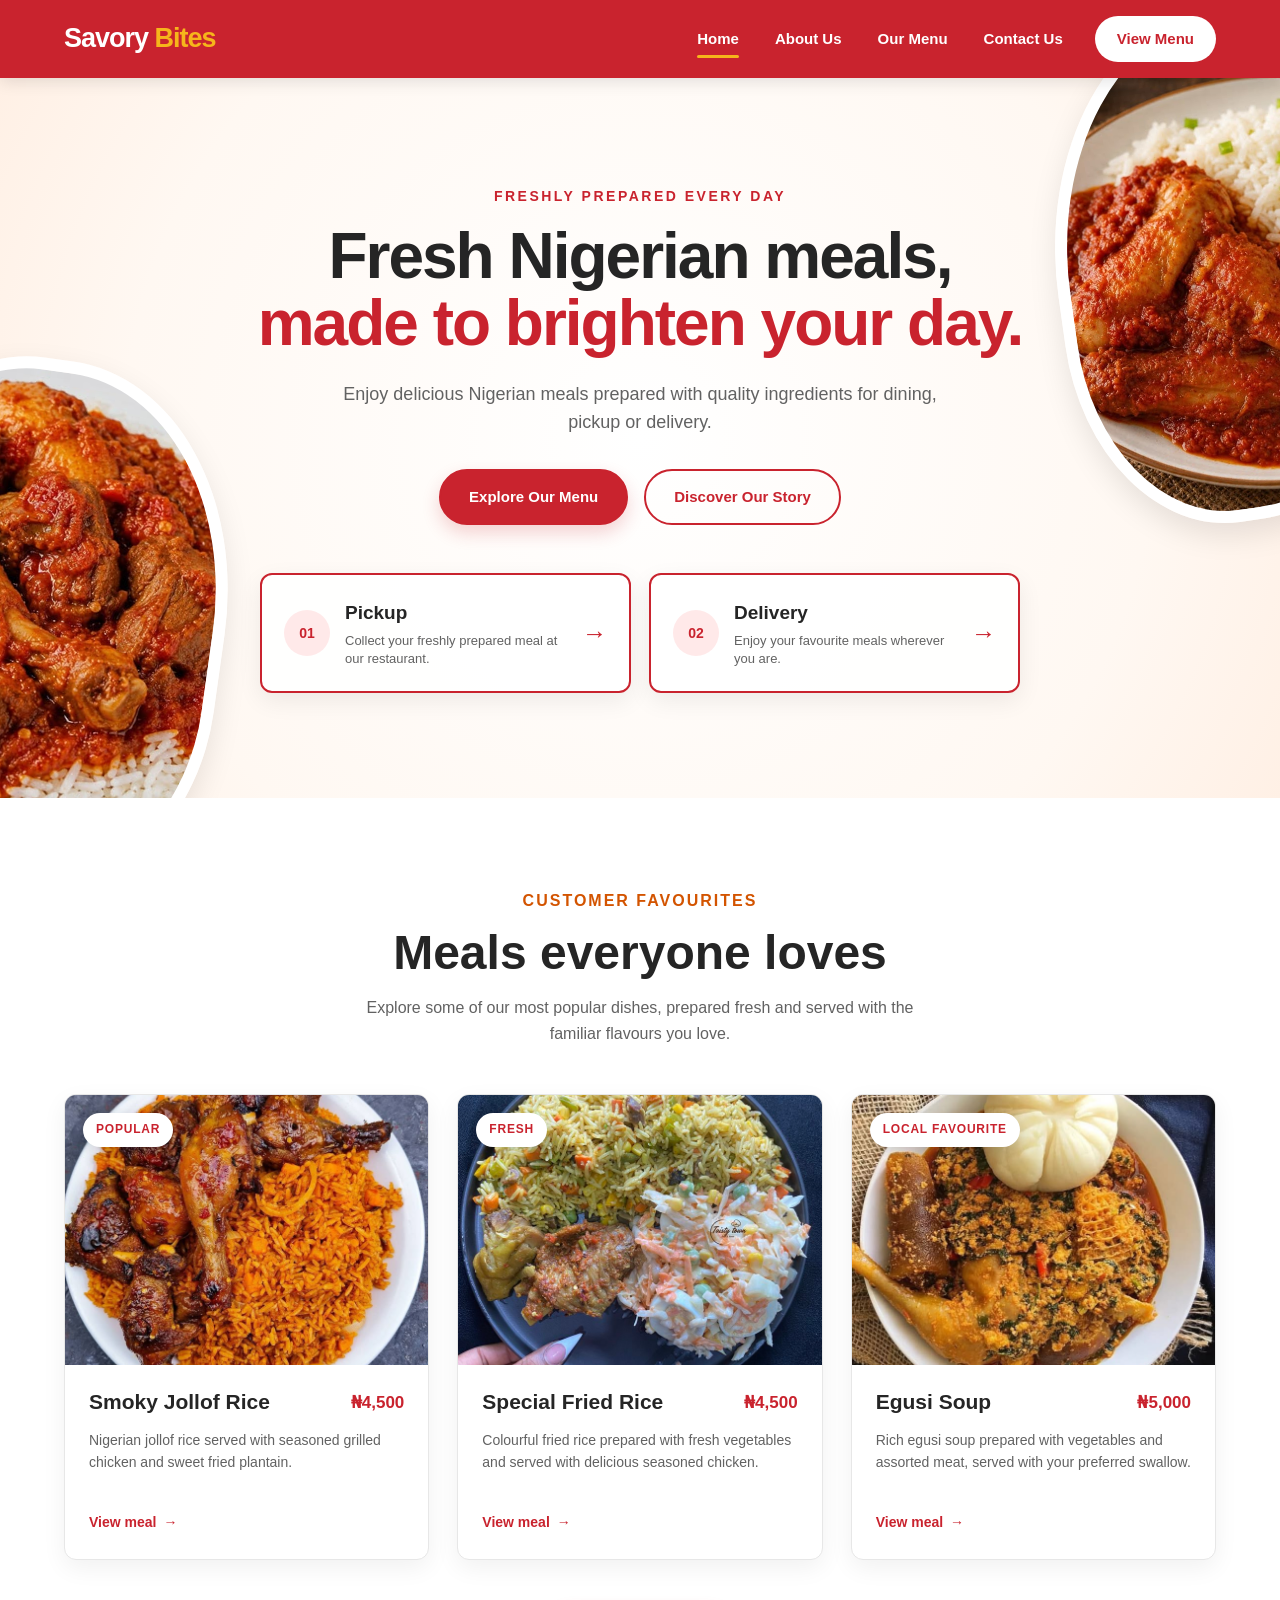
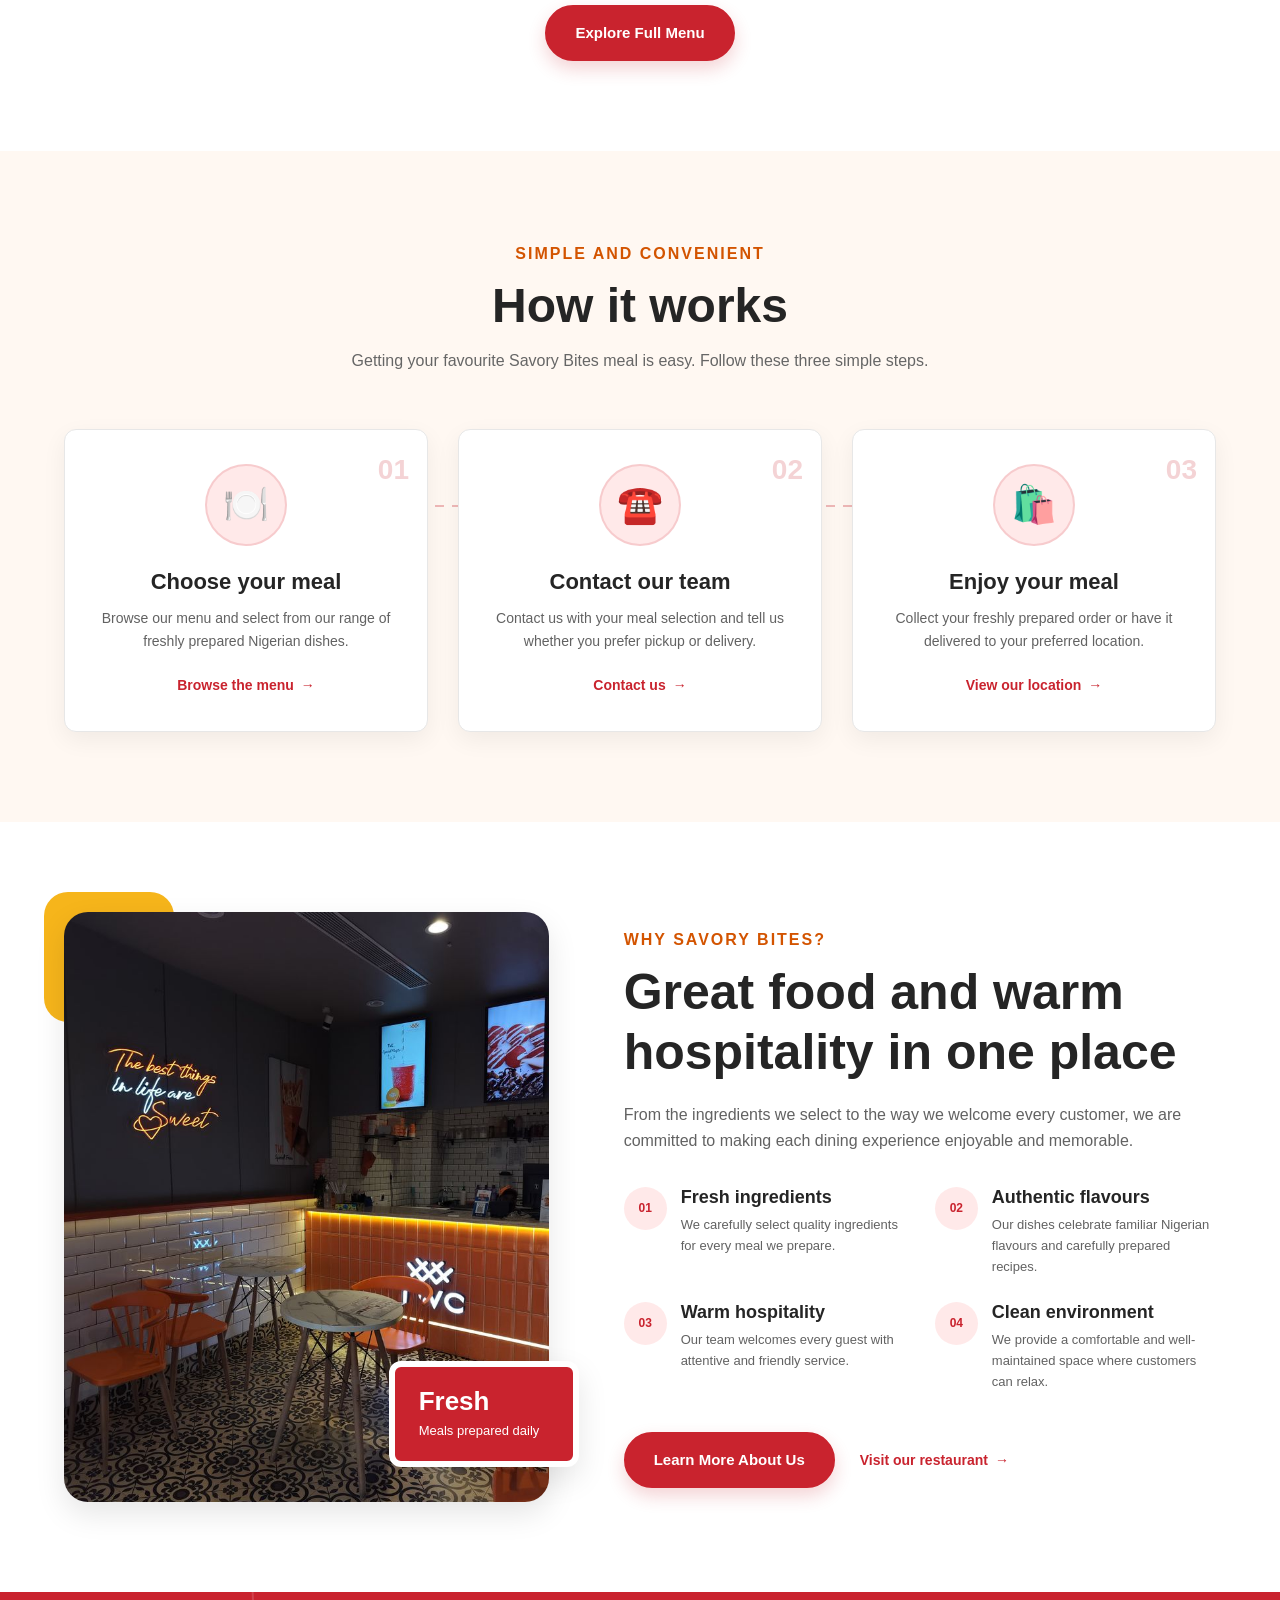
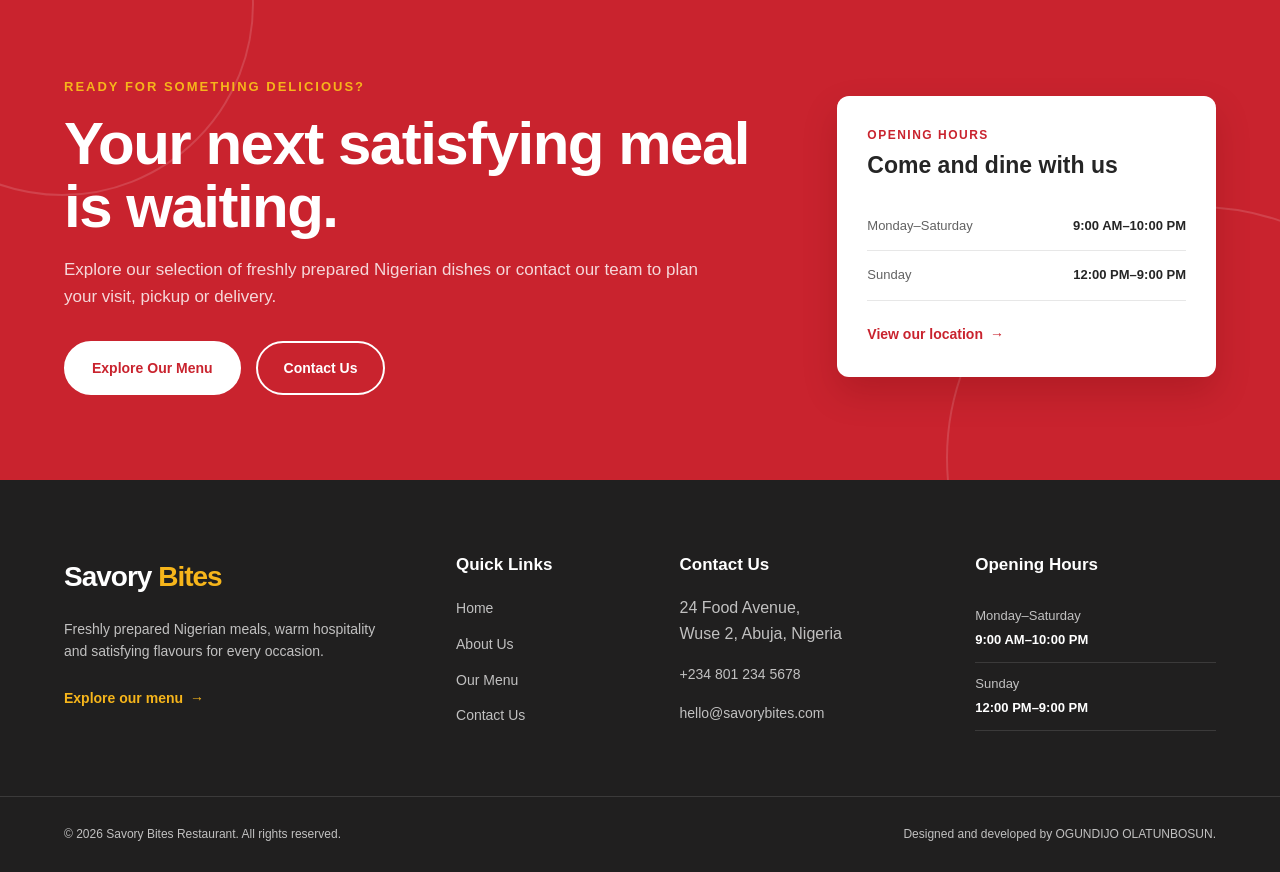
<file: index.html>
<!doctype html>
<html lang="en">
  <head>
    <meta charset="UTF-8" />
    <meta name="viewport" content="width=device-width, initial-scale=1.0" />
    <meta
      name="description"
      content="Discover freshly prepared Nigerian meals at Savory Bites Restaurant. Explore our menu and contact us for pickup, delivery or dining."
    />

    <title>Savory Bites | Fresh Nigerian Meals in Abuja</title>

    <link rel="stylesheet" href="style.css" />
    <link rel="icon" href="restaurant.jpg" type="image" />
  </head>

  <body>
    <a href="#main-content" class="skip-link"> Skip to main content </a>
    <header class="site-header">
      <div class="container navigation">
        <a href="index.html" class="logo" aria-label="Savory Bites home">
          Savory <span>Bites</span>
        </a>

        <nav aria-label="Main navigation">
          <ul class="nav-links">
            <li>
              <a href="index.html" class="active" aria-current="page"> Home </a>
            </li>

            <li><a href="about.html">About Us</a></li>

            <li><a href="menu.html">Our Menu</a></li>

            <li><a href="contact.html">Contact Us</a></li>

            <li>
              <a href="menu.html" class="nav-button">View Menu</a>
            </li>
          </ul>
        </nav>
      </div>
    </header>

    <main id="main-content">
      <section class="hero">
        <!-- Decorative food pictures -->
        <div class="hero-food hero-food-left" aria-hidden="true"></div>

        <div class="hero-food hero-food-right" aria-hidden="true"></div>

        <div class="container hero-content">
          <p class="hero-label">Freshly prepared every day</p>

          <h1>
            Fresh Nigerian meals,
            <span>made to brighten your day.</span>
          </h1>

          <p class="hero-description">
            Enjoy delicious Nigerian meals prepared with quality ingredients for
            dining, pickup or delivery.
          </p>

          <div class="hero-actions">
            <a href="menu.html" class="button"> Explore Our Menu </a>

            <a href="about.html" class="secondary-button">
              Discover Our Story
            </a>
          </div>

          <div class="service-options">
            <a href="menu.html" class="service-card">
              <span class="service-number">01</span>

              <span class="service-text">
                <strong>Pickup</strong>
                <small
                  >Collect your freshly prepared meal at our restaurant.</small
                >
              </span>

              <span class="service-arrow" aria-hidden="true">&rarr;</span>
            </a>

            <a href="contact.html" class="service-card">
              <span class="service-number">02</span>

              <span class="service-text">
                <strong>Delivery</strong>
                <small>Enjoy your favourite meals wherever you are.</small>
              </span>

              <span class="service-arrow" aria-hidden="true">&rarr;</span>
            </a>
          </div>
        </div>
      </section>

      <!-- Popular meals section -->
      <section class="popular-meals">
        <div class="container">
          <div class="section-heading">
            <p class="section-label">Customer favourites</p>

            <h2>Meals everyone loves</h2>

            <p class="section-description">
              Explore some of our most popular dishes, prepared fresh and served
              with the familiar flavours you love.
            </p>
          </div>

          <div class="featured-meals-grid">
            <!-- Meal 1 -->
            <article class="featured-meal-card">
              <div class="featured-meal-image">
                <img
                  src="jollof-rice..jpg"
                  alt="Smoky Nigerian jollof rice served with grilled chicken"
                  loading="lazy"
                  decoding="async"
                />

                <span class="meal-badge">Popular</span>
              </div>

              <div class="featured-meal-content">
                <div class="featured-meal-heading">
                  <h3>Smoky Jollof Rice</h3>
                  <span>₦4,500</span>
                </div>

                <p>
                  Nigerian jollof rice served with seasoned grilled chicken and
                  sweet fried plantain.
                </p>

                <a href="menu.html" class="meal-link">
                  View meal <span aria-hidden="true">&rarr;</span>
                </a>
              </div>
            </article>

            <!-- Meal 2 -->
            <article class="featured-meal-card">
              <div class="featured-meal-image">
                <img
                  src="Fried rice 😋😋.jpg"
                  alt="Nigerian fried rice served with seasoned chicken"
                  loading="lazy"
                  decoding="async"
                />

                <span class="meal-badge">Fresh</span>
              </div>

              <div class="featured-meal-content">
                <div class="featured-meal-heading">
                  <h3>Special Fried Rice</h3>
                  <span>₦4,500</span>
                </div>

                <p>
                  Colourful fried rice prepared with fresh vegetables and served
                  with delicious seasoned chicken.
                </p>

                <a href="menu.html" class="meal-link">
                  View meal <span aria-hidden="true">&rarr;</span>
                </a>
              </div>
            </article>

            <!-- Meal 3 -->
            <article class="featured-meal-card">
              <div class="featured-meal-image">
                <img
                  src="egusi-soup.jpg"
                  alt="Rich Nigerian egusi soup served with assorted meat"
                  loading="lazy"
                  decoding="async"
                />

                <span class="meal-badge">Local favourite</span>
              </div>

              <div class="featured-meal-content">
                <div class="featured-meal-heading">
                  <h3>Egusi Soup</h3>
                  <span>₦5,000</span>
                </div>

                <p>
                  Rich egusi soup prepared with vegetables and assorted meat,
                  served with your preferred swallow.
                </p>

                <a href="menu.html" class="meal-link">
                  View meal <span aria-hidden="true">&rarr;</span>
                </a>
              </div>
            </article>
          </div>

          <div class="popular-meals-action">
            <a href="menu.html" class="button"> Explore Full Menu </a>
          </div>
        </div>
      </section>

      <!-- How it works section -->
      <section class="how-it-works">
        <div class="container">
          <div class="section-heading">
            <p class="section-label">Simple and convenient</p>

            <h2>How it works</h2>

            <p class="section-description">
              Getting your favourite Savory Bites meal is easy. Follow these
              three simple steps.
            </p>
          </div>

          <ol class="steps-grid">
            <!-- Step 1 -->
            <li class="step-card">
              <span class="step-number">01</span>

              <div class="step-icon" aria-hidden="true">
                <span>🍽️</span>
              </div>

              <h3>Choose your meal</h3>

              <p>
                Browse our menu and select from our range of freshly prepared
                Nigerian dishes.
              </p>

              <a href="menu.html" class="step-link">
                Browse the menu
                <span aria-hidden="true">&rarr;</span>
              </a>
            </li>

            <!-- Step 2 -->
            <li class="step-card">
              <span class="step-number">02</span>

              <div class="step-icon" aria-hidden="true">
                <span>☎️</span>
              </div>

              <h3>Contact our team</h3>

              <p>
                Contact us with your meal selection and tell us whether you
                prefer pickup or delivery.
              </p>

              <a href="contact.html" class="step-link">
                Contact us
                <span aria-hidden="true">&rarr;</span>
              </a>
            </li>

            <!-- Step 3 -->
            <li class="step-card">
              <span class="step-number">03</span>

              <div class="step-icon" aria-hidden="true">
                <span>🛍️</span>
              </div>

              <h3>Enjoy your meal</h3>

              <p>
                Collect your freshly prepared order or have it delivered to your
                preferred location.
              </p>

              <a href="contact.html" class="step-link">
                View our location
                <span aria-hidden="true">&rarr;</span>
              </a>
            </li>
          </ol>
        </div>
      </section>

      <!-- Why choose Savory Bites -->
      <section class="why-choose-us">
        <div class="container why-choose-layout">
          <!-- Restaurant photograph -->
          <div class="why-choose-image">
            <img
              src="about-restaurant.jpg"
              alt="Comfortable dining area inside Savory Bites Restaurant"
            />

            <div class="experience-card">
              <strong>Fresh</strong>
              <span>Meals prepared daily</span>
            </div>
          </div>

          <!-- Section content -->
          <div class="why-choose-content">
            <p class="section-label">Why Savory Bites?</p>

            <h2>Great food and warm hospitality in one place</h2>

            <p class="why-choose-introduction">
              From the ingredients we select to the way we welcome every
              customer, we are committed to making each dining experience
              enjoyable and memorable.
            </p>

            <div class="reasons-grid">
              <!-- Reason 1 -->
              <article class="reason-item">
                <span class="reason-number">01</span>

                <div>
                  <h3>Fresh ingredients</h3>

                  <p>
                    We carefully select quality ingredients for every meal we
                    prepare.
                  </p>
                </div>
              </article>

              <!-- Reason 2 -->
              <article class="reason-item">
                <span class="reason-number">02</span>

                <div>
                  <h3>Authentic flavours</h3>

                  <p>
                    Our dishes celebrate familiar Nigerian flavours and
                    carefully prepared recipes.
                  </p>
                </div>
              </article>

              <!-- Reason 3 -->
              <article class="reason-item">
                <span class="reason-number">03</span>

                <div>
                  <h3>Warm hospitality</h3>

                  <p>
                    Our team welcomes every guest with attentive and friendly
                    service.
                  </p>
                </div>
              </article>

              <!-- Reason 4 -->
              <article class="reason-item">
                <span class="reason-number">04</span>

                <div>
                  <h3>Clean environment</h3>

                  <p>
                    We provide a comfortable and well-maintained space where
                    customers can relax.
                  </p>
                </div>
              </article>
            </div>

            <div class="why-choose-actions">
              <a href="about.html" class="button"> Learn More About Us </a>

              <a href="contact.html" class="text-link">
                Visit our restaurant
                <span aria-hidden="true">&rarr;</span>
              </a>
            </div>
          </div>
        </div>
      </section>

      <!-- Final call-to-action section -->
      <section class="home-cta">
        <div class="container home-cta-layout">
          <div class="home-cta-content">
            <p class="cta-label">Ready for something delicious?</p>

            <h2>Your next satisfying meal is waiting.</h2>

            <p>
              Explore our selection of freshly prepared Nigerian dishes or
              contact our team to plan your visit, pickup or delivery.
            </p>

            <div class="home-cta-actions">
              <a href="menu.html" class="cta-primary-button">
                Explore Our Menu
              </a>

              <a href="contact.html" class="cta-secondary-button">
                Contact Us
              </a>
            </div>
          </div>

          <aside class="opening-hours" aria-label="Restaurant opening hours">
            <p class="opening-hours-label">Opening hours</p>

            <h3>Come and dine with us</h3>

            <div class="opening-time">
              <span>Monday–Saturday</span>
              <strong>9:00 AM–10:00 PM</strong>
            </div>

            <div class="opening-time">
              <span>Sunday</span>
              <strong>12:00 PM–9:00 PM</strong>
            </div>

            <a href="contact.html" class="location-link">
              View our location
              <span aria-hidden="true">&rarr;</span>
            </a>
          </aside>
        </div>
      </section>
    </main>

    <footer class="site-footer">
      <div class="container footer-grid">
        <!-- Restaurant information -->
        <div class="footer-brand">
          <a href="index.html" class="footer-logo">
            Savory <span>Bites</span>
          </a>

          <p>
            Freshly prepared Nigerian meals, warm hospitality and satisfying
            flavours for every occasion.
          </p>

          <a href="menu.html" class="footer-menu-link">
            Explore our menu
            <span aria-hidden="true">&rarr;</span>
          </a>
        </div>

        <!-- Quick links -->
        <nav class="footer-column" aria-label="Footer navigation">
          <h2>Quick Links</h2>

          <ul class="footer-links">
            <li><a href="index.html">Home</a></li>
            <li><a href="about.html">About Us</a></li>
            <li><a href="menu.html">Our Menu</a></li>
            <li><a href="contact.html">Contact Us</a></li>
          </ul>
        </nav>

        <!-- Contact details -->
        <div class="footer-column">
          <h2>Contact Us</h2>

          <address class="footer-contact">
            <p>
              24 Food Avenue,<br />
              Wuse 2, Abuja, Nigeria
            </p>

            <p>
              <a href="tel:+2348012345678"> +234 801 234 5678 </a>
            </p>

            <p>
              <a href="mailto:hello@savorybites.com"> hello@savorybites.com </a>
            </p>
          </address>
        </div>

        <!-- Opening hours -->
        <div class="footer-column">
          <h2>Opening Hours</h2>

          <div class="footer-hours">
            <p>
              <span>Monday–Saturday</span>
              <strong>9:00 AM–10:00 PM</strong>
            </p>

            <p>
              <span>Sunday</span>
              <strong>12:00 PM–9:00 PM</strong>
            </p>
          </div>
        </div>
      </div>

      <!-- Bottom footer -->
      <div class="footer-bottom">
        <div class="container footer-bottom-content">
          <p>&copy; 2026 Savory Bites Restaurant. All rights reserved.</p>

          <p>Designed and developed by OGUNDIJO OLATUNBOSUN.</p>
        </div>
      </div>
    </footer>
  </body>
</html>
</file>
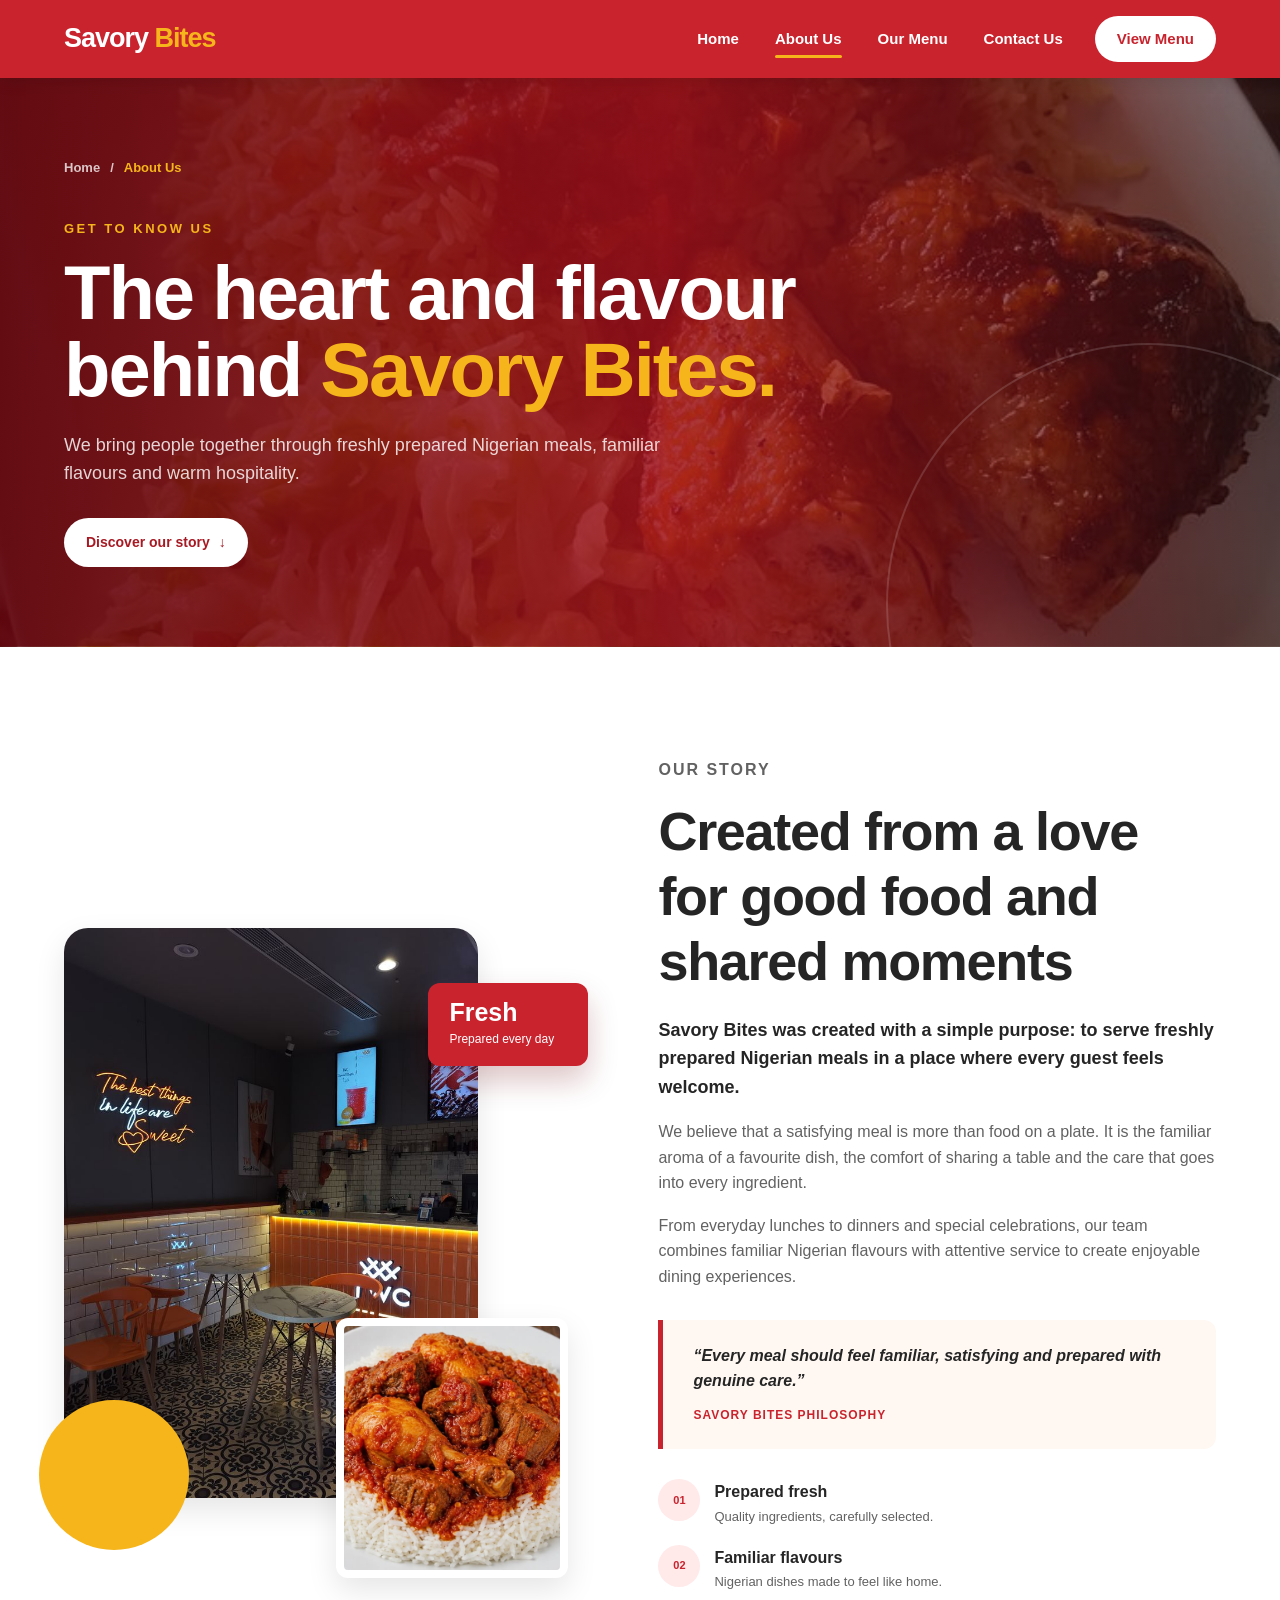
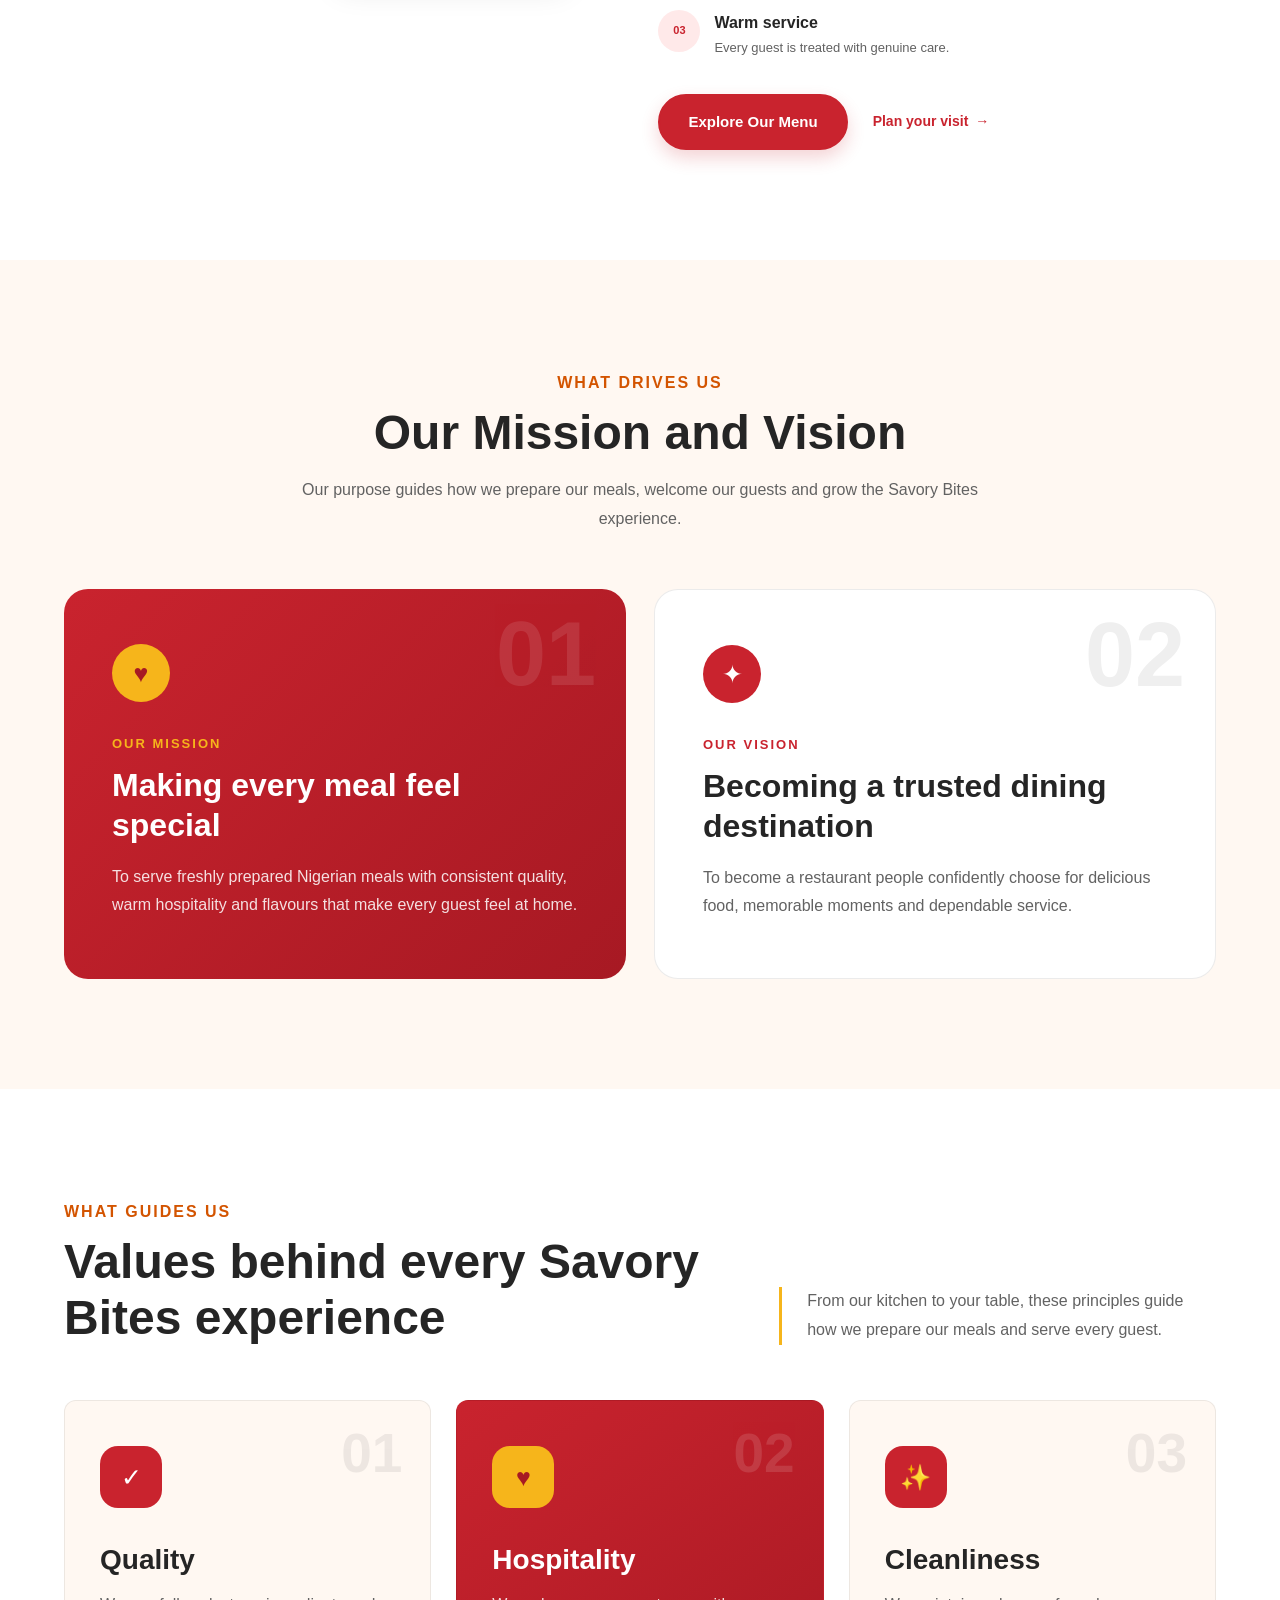
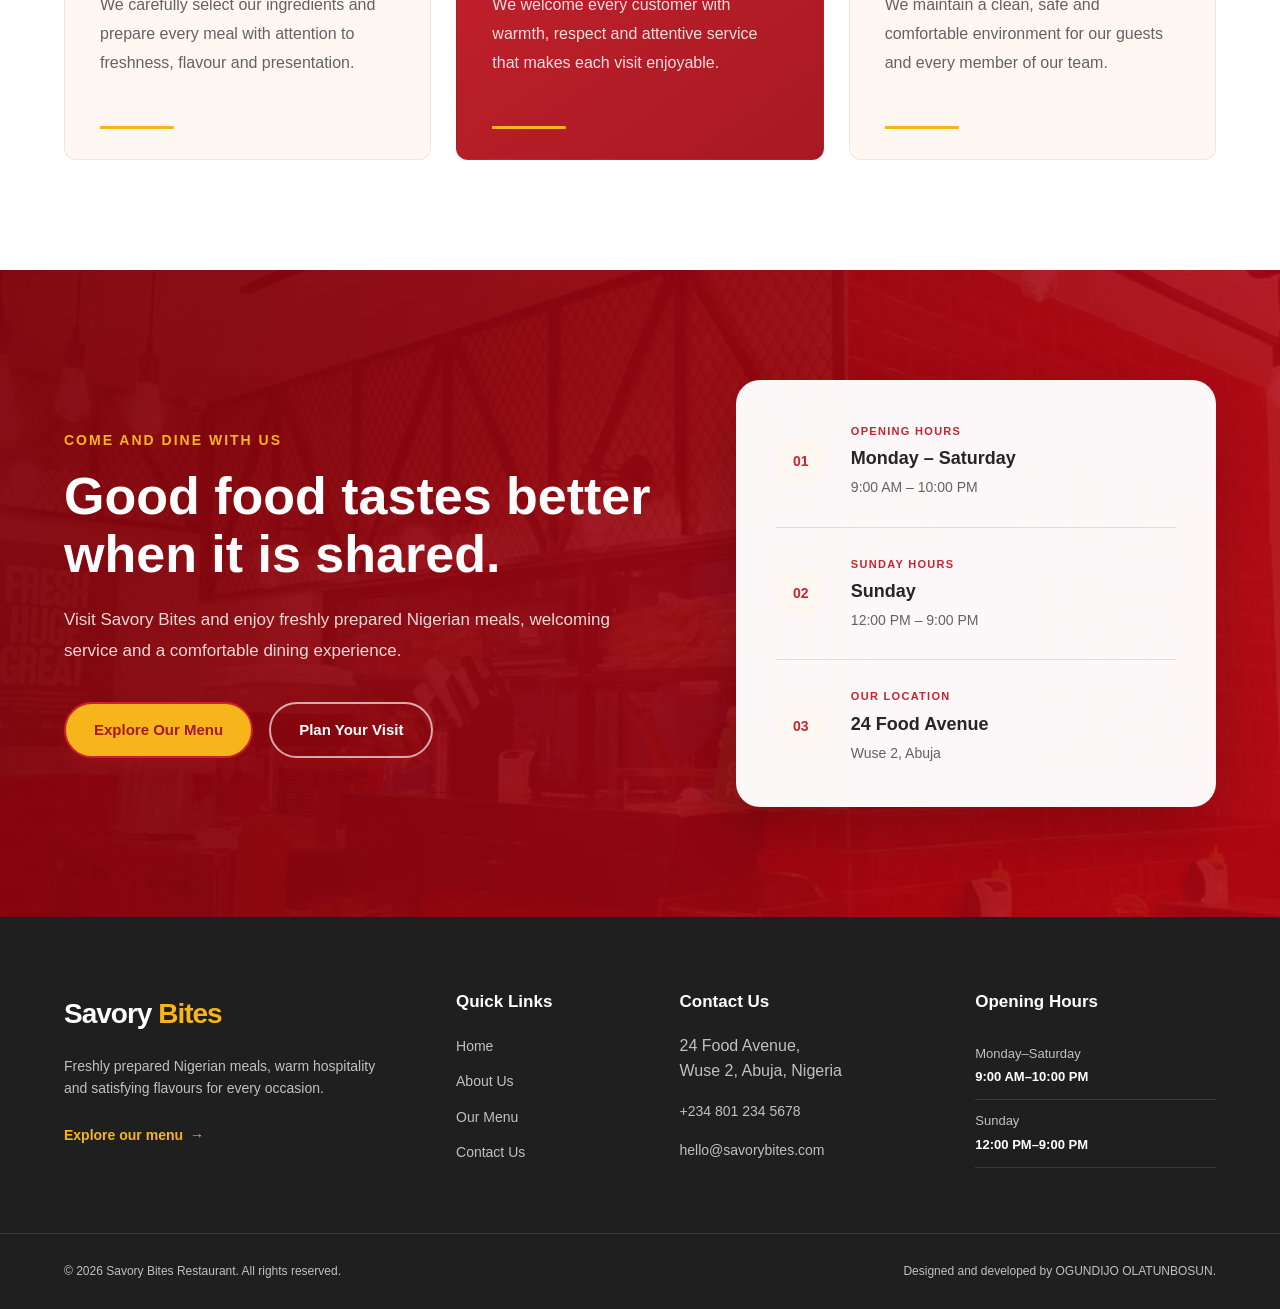
<file: about.html>
<!doctype html>
<html lang="en">
  <head>
    <meta charset="UTF-8" />

    <meta name="viewport" content="width=device-width, initial-scale=1.0" />

    <meta
      name="description"
      content="Learn about Savory Bites Restaurant, our passion for freshly prepared Nigerian meals, warm hospitality and memorable dining experiences."
    />

    <title>About Savory Bites | Nigerian Restaurant in Abuja</title>

    <link rel="stylesheet" href="style.css" />

    <link rel="icon" href="restaurant.jpg" type="image/jpeg" />
  </head>

  <body>
    <a href="#main-content" class="skip-link"> Skip to main content </a>

    <!-- Website header -->
    <header class="site-header">
      <div class="container navigation">
        <a href="index.html" class="logo" aria-label="Savory Bites home">
          Savory <span>Bites</span>
        </a>

        <nav aria-label="Main navigation">
          <ul class="nav-links">
            <li>
              <a href="index.html">Home</a>
            </li>

            <li>
              <a href="about.html" class="active" aria-current="page">
                About Us
              </a>
            </li>

            <li>
              <a href="menu.html">Our Menu</a>
            </li>

            <li>
              <a href="contact.html">Contact Us</a>
            </li>

            <li>
              <a href="menu.html" class="nav-button"> View Menu </a>
            </li>
          </ul>
        </nav>
      </div>
    </header>

    <main id="main-content">
      
      <!-- About page hero -->
      <section class="about-hero">
        <div class="container about-hero-content">
          <nav class="breadcrumb" aria-label="Breadcrumb">
            <ol>
              <li>
                <a href="index.html">Home</a>
              </li>

              <li aria-hidden="true">/</li>

              <li aria-current="page">About Us</li>
            </ol>
          </nav>

          <p class="about-hero-label">Get to know us</p>

          <h1>
            The heart and flavour behind
            <span>Savory Bites.</span>
          </h1>

          <p class="about-hero-description">
            We bring people together through freshly prepared Nigerian meals,
            familiar flavours and warm hospitality.
          </p>

          <a href="#our-story" class="about-hero-link">
            Discover our story
            <span aria-hidden="true">&darr;</span>
          </a>
        </div>
      </section>

      
      <!-- Our story section -->
      <section class="story-section" id="our-story">
        <div class="container story-layout">
          <!-- Story photographs -->
          <div class="story-visual">
            <div class="story-main-image">
              <img
                src="about-restaurant.jpg"
                alt="Comfortable interior of Savory Bites Restaurant"
                loading="lazy"
                decoding="async"
              />
            </div>

            <div class="story-food-image">
              <img
                src="hero-food1.jpg"
                alt="Freshly prepared Nigerian meal at Savory Bites"
                loading="lazy"
                decoding="async"
              />
            </div>

            <div class="story-badge">
              <strong>Fresh</strong>
              <span>Prepared every day</span>
            </div>

            <div class="story-decoration" aria-hidden="true"></div>
          </div>

          <!-- Story content -->
          <div class="story-content">
            <p class="section-label">Our story</p>

            <h2>Created from a love for good food and shared moments</h2>

            <p class="story-introduction">
              Savory Bites was created with a simple purpose: to serve freshly
              prepared Nigerian meals in a place where every guest feels
              welcome.
            </p>

            <p>
              We believe that a satisfying meal is more than food on a plate. It
              is the familiar aroma of a favourite dish, the comfort of sharing
              a table and the care that goes into every ingredient.
            </p>

            <p>
              From everyday lunches to dinners and special celebrations, our
              team combines familiar Nigerian flavours with attentive service to
              create enjoyable dining experiences.
            </p>

            <blockquote class="story-quote">
              <p>
                “Every meal should feel familiar, satisfying and prepared with
                genuine care.”
              </p>

              <cite>Savory Bites philosophy</cite>
            </blockquote>

            <div class="story-promises">
              <div class="story-promise">
                <span aria-hidden="true">01</span>

                <div>
                  <strong>Prepared fresh</strong>
                  <small>Quality ingredients, carefully selected.</small>
                </div>
              </div>

              <div class="story-promise">
                <span aria-hidden="true">02</span>

                <div>
                  <strong>Familiar flavours</strong>
                  <small>Nigerian dishes made to feel like home.</small>
                </div>
              </div>

              <div class="story-promise">
                <span aria-hidden="true">03</span>

                <div>
                  <strong>Warm service</strong>
                  <small>Every guest is treated with genuine care.</small>
                </div>
              </div>
            </div>

            <div class="story-actions">
              <a href="menu.html" class="button"> Explore Our Menu </a>

              <a href="contact.html" class="text-link">
                Plan your visit
                <span aria-hidden="true">&rarr;</span>
              </a>
            </div>
          </div>
        </div>
      </section>

      <section class="mission-section">
        <div class="container">
          <div class="mission-heading">
            <p class="section-label">What drives us</p>
            <h2>Our Mission and Vision</h2>
            <p>
              Our purpose guides how we prepare our meals, welcome our guests
              and grow the Savory Bites experience.
            </p>
          </div>

          <div class="mission-grid">
            <article class="mission-card mission-card-red">
              <span class="mission-number" aria-hidden="true">01</span>

              <div class="mission-icon" aria-hidden="true">♥</div>

              <p class="mission-card-label">Our Mission</p>

              <h3>Making every meal feel special</h3>

              <p>
                To serve freshly prepared Nigerian meals with consistent
                quality, warm hospitality and flavours that make every guest
                feel at home.
              </p>
            </article>

            <article class="mission-card mission-card-light">
              <span class="mission-number" aria-hidden="true">02</span>

              <div class="mission-icon" aria-hidden="true">✦</div>

              <p class="mission-card-label">Our Vision</p>

              <h3>Becoming a trusted dining destination</h3>

              <p>
                To become a restaurant people confidently choose for delicious
                food, memorable moments and dependable service.
              </p>
            </article>
          </div>
        </div>
      </section>

      <!-- Core values -->
      <section class="values-section">
        <div class="container">
          <div class="values-heading">
            <div>
              <p class="section-label">What guides us</p>
              <h2>Values behind every Savory Bites experience</h2>
            </div>

            <p class="values-heading-text">
              From our kitchen to your table, these principles guide how we
              prepare our meals and serve every guest.
            </p>
          </div>

          <div class="values-grid">
            <article class="value-card">
              <span class="value-number" aria-hidden="true">01</span>

              <div class="value-icon" aria-hidden="true">&#10003;</div>

              <h3>Quality</h3>

              <p>
                We carefully select our ingredients and prepare every meal with
                attention to freshness, flavour and presentation.
              </p>

              <span class="value-line" aria-hidden="true"></span>
            </article>

            <article class="value-card value-card-featured">
              <span class="value-number" aria-hidden="true">02</span>

              <div class="value-icon" aria-hidden="true">&#9829;</div>

              <h3>Hospitality</h3>

              <p>
                We welcome every customer with warmth, respect and attentive
                service that makes each visit enjoyable.
              </p>

              <span class="value-line" aria-hidden="true"></span>
            </article>

            <article class="value-card">
              <span class="value-number" aria-hidden="true">03</span>

              <div class="value-icon" aria-hidden="true">&#10024;</div>

              <h3>Cleanliness</h3>

              <p>
                We maintain a clean, safe and comfortable environment for our
                guests and every member of our team.
              </p>

              <span class="value-line" aria-hidden="true"></span>
            </article>
          </div>
        </div>
      </section>

      <section class="about-cta">
  <div class="container about-cta-container">
    <div class="about-cta-content">
      <p class="about-cta-label">Come and dine with us</p>

      <h2>Good food tastes better when it is shared.</h2>

      <p>
        Visit Savory Bites and enjoy freshly prepared Nigerian meals,
        welcoming service and a comfortable dining experience.
      </p>

      <div class="about-cta-actions">
        <a href="menu.html" class="button button-yellow">
          Explore Our Menu
        </a>

        <a href="contact.html" class="button button-outline-light">
          Plan Your Visit
        </a>
      </div>
    </div>

    <div class="about-cta-details">
      <div class="about-detail">
        <span class="about-detail-number">01</span>

        <div>
          <small>Opening hours</small>
          <strong>Monday – Saturday</strong>
          <p>9:00 AM – 10:00 PM</p>
        </div>
      </div>

      <div class="about-detail">
        <span class="about-detail-number">02</span>

        <div>
          <small>Sunday hours</small>
          <strong>Sunday</strong>
          <p>12:00 PM – 9:00 PM</p>
        </div>
      </div>

      <div class="about-detail">
        <span class="about-detail-number">03</span>

        <div>
          <small>Our location</small>
          <strong>24 Food Avenue</strong>
          <p>Wuse 2, Abuja</p>
        </div>
      </div>
    </div>
  </div>
</section>


    </main>

    <!-- Website footer -->
    <footer class="site-footer">
      <div class="container footer-grid">
        <div class="footer-brand">
          <a href="index.html" class="footer-logo">
            Savory <span>Bites</span>
          </a>

          <p>
            Freshly prepared Nigerian meals, warm hospitality and satisfying
            flavours for every occasion.
          </p>

          <a href="menu.html" class="footer-menu-link">
            Explore our menu
            <span aria-hidden="true">&rarr;</span>
          </a>
        </div>

        <nav class="footer-column" aria-label="Footer navigation">
          <h2>Quick Links</h2>

          <ul class="footer-links">
            <li><a href="index.html">Home</a></li>
            <li><a href="about.html">About Us</a></li>
            <li><a href="menu.html">Our Menu</a></li>
            <li><a href="contact.html">Contact Us</a></li>
          </ul>
        </nav>

        <div class="footer-column">
          <h2>Contact Us</h2>

          <address class="footer-contact">
            <p>
              24 Food Avenue,<br />
              Wuse 2, Abuja, Nigeria
            </p>

            <p>
              <a href="tel:+2348012345678"> +234 801 234 5678 </a>
            </p>

            <p>
              <a href="mailto:hello@savorybites.com"> hello@savorybites.com </a>
            </p>
          </address>
        </div>

        <div class="footer-column">
          <h2>Opening Hours</h2>

          <div class="footer-hours">
            <p>
              <span>Monday–Saturday</span>
              <strong>9:00 AM–10:00 PM</strong>
            </p>

            <p>
              <span>Sunday</span>
              <strong>12:00 PM–9:00 PM</strong>
            </p>
          </div>
        </div>
      </div>

      <div class="footer-bottom">
        <div class="container footer-bottom-content">
          <p>&copy; 2026 Savory Bites Restaurant. All rights reserved.</p>

          <p>Designed and developed by OGUNDIJO OLATUNBOSUN.</p>
        </div>
      </div>
    </footer>
  </body>
</html>
</file>
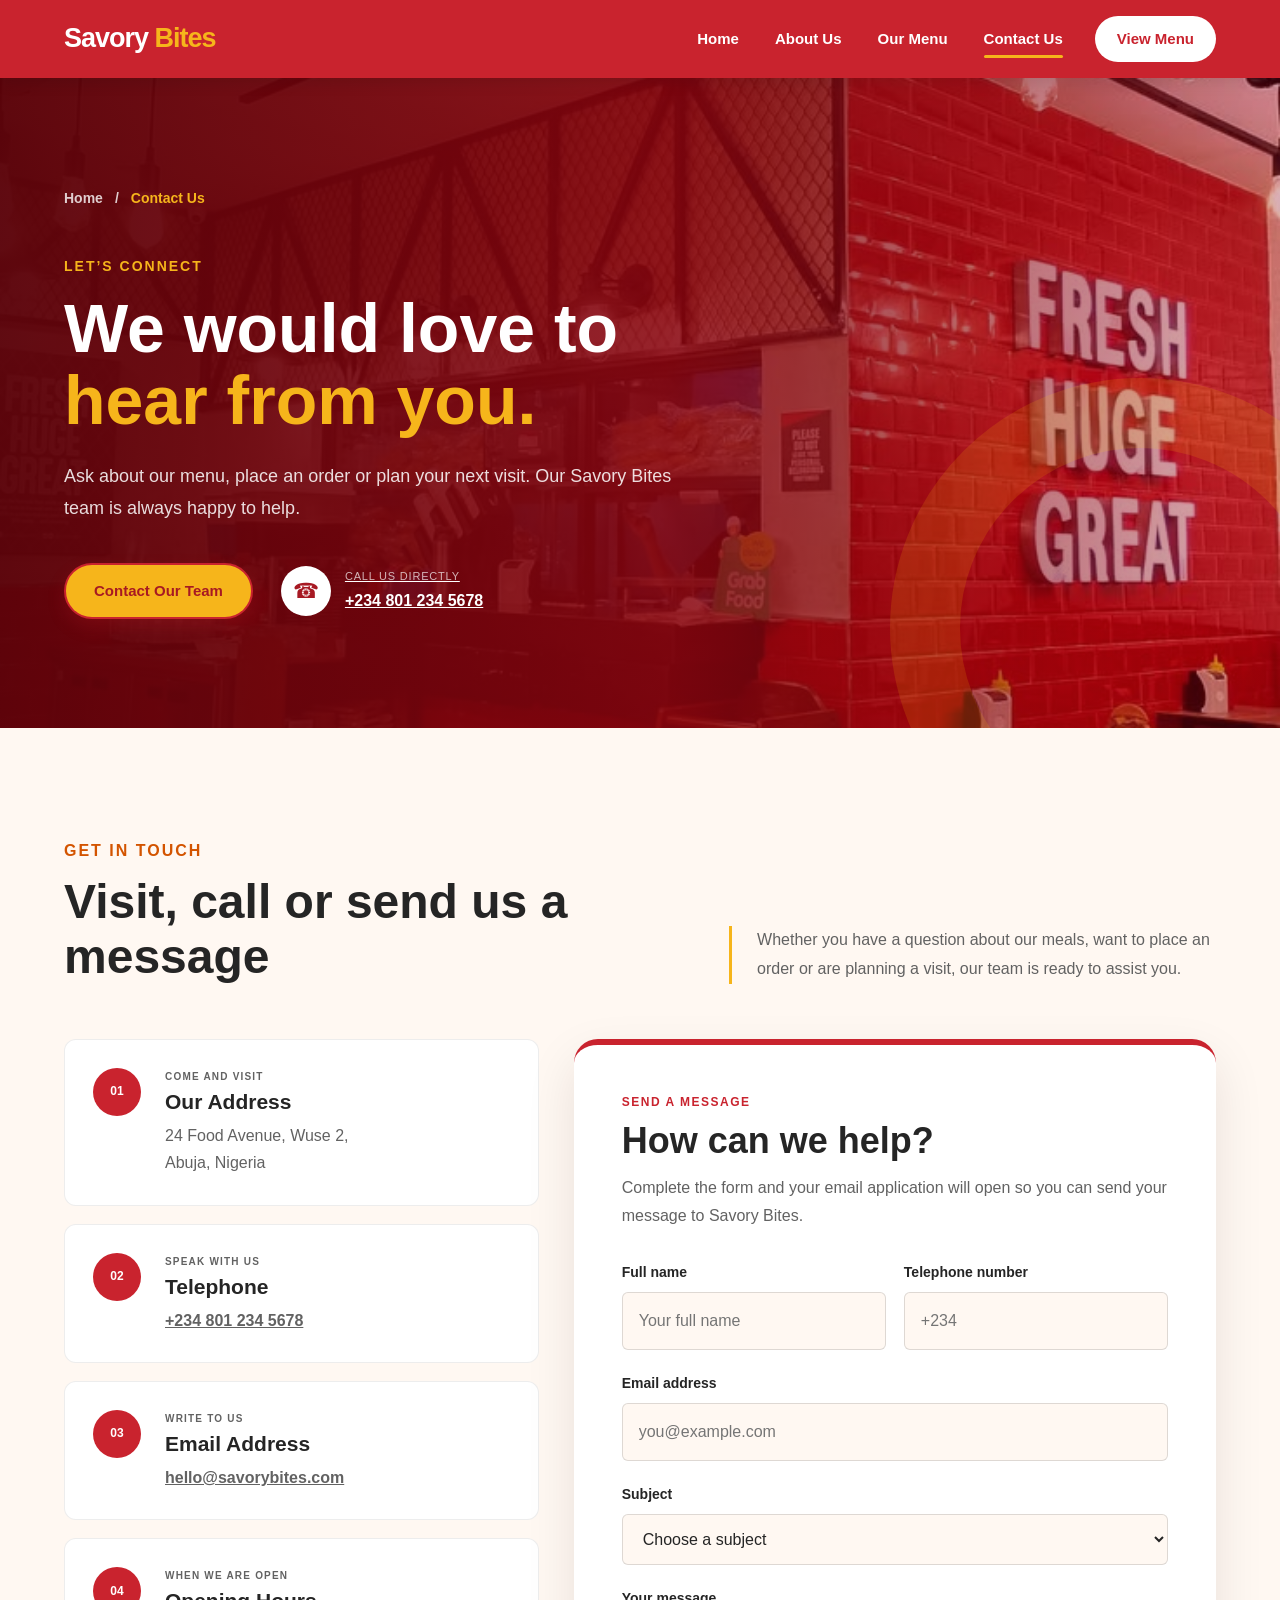
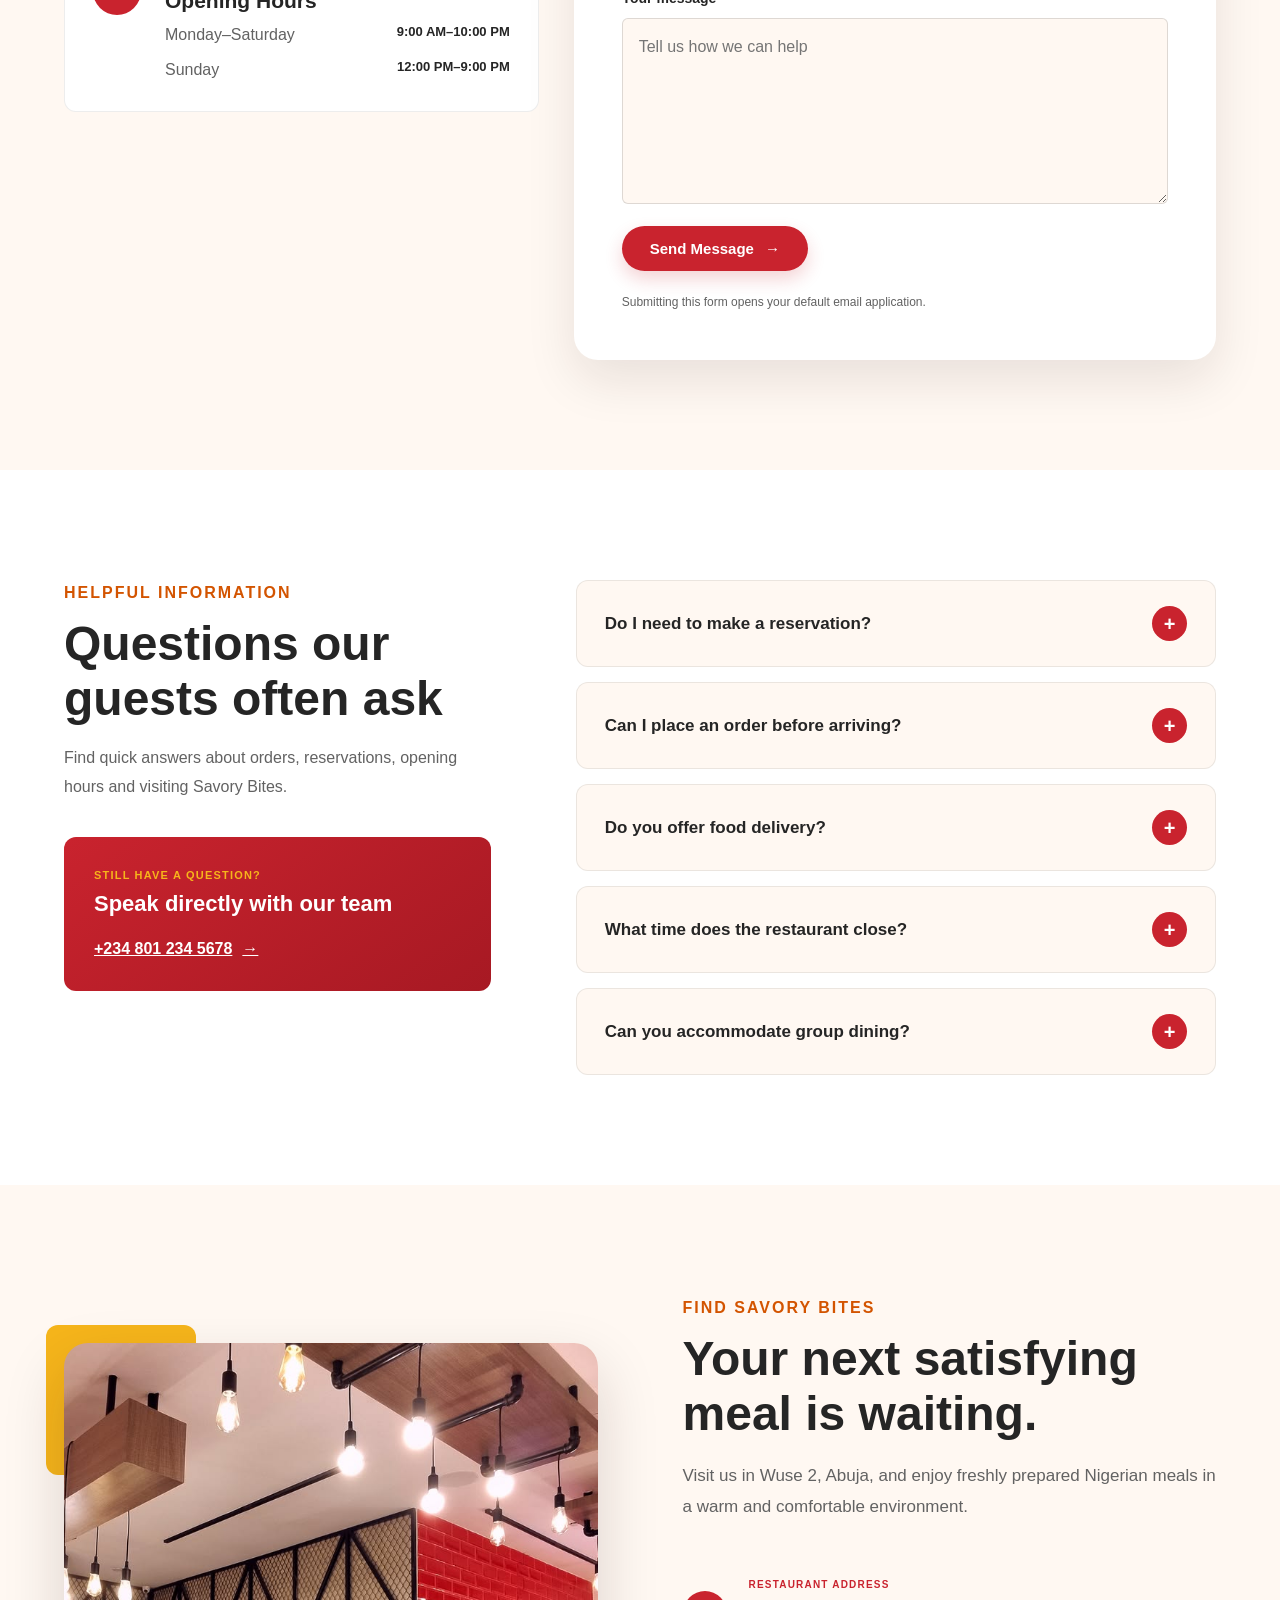
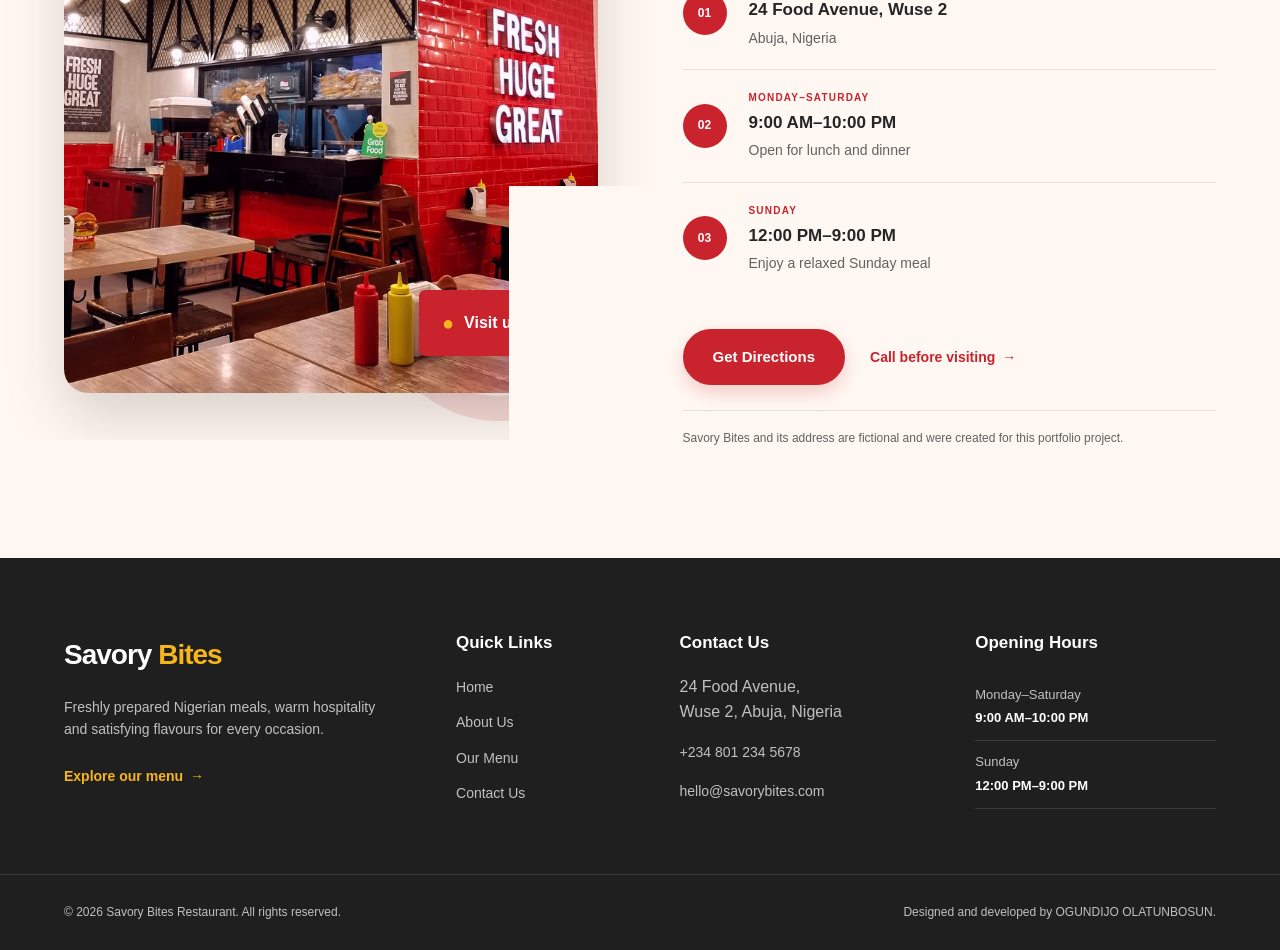
<file: contact.html>
<!doctype html>
<html lang="en">
  <head>
    <meta charset="UTF-8" />

    <meta name="viewport" content="width=device-width, initial-scale=1.0" />

    <meta
      name="description"
      content="Contact Savory Bites Restaurant in Wuse 2, Abuja. Ask about our menu, opening hours, orders or your next dining experience."
    />

    <title>Contact Us | Savory Bites Restaurant Abuja</title>

    <link rel="stylesheet" href="style.css" />

    <link rel="icon" href="restaurant.jpg" type="image/jpeg" />
  </head>

  <body>
    <a href="#main-content" class="skip-link"> Skip to main content </a>

    <header class="site-header">
      <div class="container navigation">
        <a href="index.html" class="logo" aria-label="Savory Bites home">
          Savory <span>Bites</span>
        </a>

        <nav aria-label="Main navigation">
          <ul class="nav-links">
            <li>
              <a href="index.html">Home</a>
            </li>

            <li>
              <a href="about.html">About Us</a>
            </li>

            <li>
              <a href="menu.html">Our Menu</a>
            </li>

            <li>
              <a href="contact.html" class="active" aria-current="page">
                Contact Us
              </a>
            </li>

            <li>
              <a href="menu.html" class="nav-button"> View Menu </a>
            </li>
          </ul>
        </nav>
      </div>
    </header>

    <main id="main-content">
      <!-- Contact page hero -->
      <section class="contact-hero">
        <div class="container contact-hero-content">
          <nav class="breadcrumb contact-breadcrumb" aria-label="Breadcrumb">
            <ol>
              <li>
                <a href="index.html">Home</a>
              </li>

              <li aria-hidden="true">/</li>

              <li aria-current="page">Contact Us</li>
            </ol>
          </nav>

          <p class="contact-hero-label">Let’s connect</p>

          <h1>
            We would love to
            <span>hear from you.</span>
          </h1>

          <p class="contact-hero-description">
            Ask about our menu, place an order or plan your next visit. Our
            Savory Bites team is always happy to help.
          </p>

          <div class="contact-hero-actions">
            <a href="#contact-details" class="button button-yellow">
              Contact Our Team
            </a>

            <a href="tel:+2348012345678" class="contact-phone-link">
              <span class="contact-phone-icon" aria-hidden="true">&#9742;</span>

              <span>
                <small>Call us directly</small>
                <strong>+234 801 234 5678</strong>
              </span>
            </a>
          </div>
        </div>
      </section>
      <!-- Contact information and form -->
      <section class="contact-section" id="contact-details">
        <div class="container">
          <div class="contact-section-heading">
            <div>
              <p class="section-label">Get in touch</p>
              <h2>Visit, call or send us a message</h2>
            </div>

            <p>
              Whether you have a question about our meals, want to place an
              order or are planning a visit, our team is ready to assist you.
            </p>
          </div>

          <div class="contact-layout">
            <!-- Contact details -->
            <div class="contact-information">
              <article class="contact-item">
                <span class="contact-item-number" aria-hidden="true">01</span>

                <div>
                  <p class="contact-item-label">Come and visit</p>
                  <h3>Our Address</h3>

                  <address>
                    24 Food Avenue, Wuse 2,<br />
                    Abuja, Nigeria
                  </address>
                </div>
              </article>

              <article class="contact-item">
                <span class="contact-item-number" aria-hidden="true">02</span>

                <div>
                  <p class="contact-item-label">Speak with us</p>
                  <h3>Telephone</h3>

                  <p>
                    <a href="tel:+2348012345678"> +234 801 234 5678 </a>
                  </p>
                </div>
              </article>

              <article class="contact-item">
                <span class="contact-item-number" aria-hidden="true">03</span>

                <div>
                  <p class="contact-item-label">Write to us</p>
                  <h3>Email Address</h3>

                  <p>
                    <a href="mailto:hello@savorybites.com">
                      hello@savorybites.com
                    </a>
                  </p>
                </div>
              </article>

              <article class="contact-item">
                <span class="contact-item-number" aria-hidden="true">04</span>

                <div>
                  <p class="contact-item-label">When we are open</p>
                  <h3>Opening Hours</h3>

                  <div class="contact-hours">
                    <p>
                      <span>Monday–Saturday</span>
                      <strong>9:00 AM–10:00 PM</strong>
                    </p>

                    <p>
                      <span>Sunday</span>
                      <strong>12:00 PM–9:00 PM</strong>
                    </p>
                  </div>
                </div>
              </article>
            </div>

            <!-- Contact form -->
            <div class="contact-form-wrapper">
              <div class="contact-form-heading">
                <p class="contact-form-label">Send a message</p>
                <h2>How can we help?</h2>

                <p>
                  Complete the form and your email application will open so you
                  can send your message to Savory Bites.
                </p>
              </div>

              <form
                class="contact-form"
                action="mailto:hello@savorybites.com"
                method="post"
                enctype="text/plain"
              >
                <div class="form-row">
                  <div class="form-group">
                    <label for="full-name">Full name</label>

                    <input
                      type="text"
                      id="full-name"
                      name="full-name"
                      placeholder="Your full name"
                      autocomplete="name"
                      required
                    />
                  </div>

                  <div class="form-group">
                    <label for="phone">Telephone number</label>

                    <input
                      type="tel"
                      id="phone"
                      name="phone"
                      placeholder="+234"
                      autocomplete="tel"
                    />
                  </div>
                </div>

                <div class="form-group">
                  <label for="email">Email address</label>

                  <input
                    type="email"
                    id="email"
                    name="email"
                    placeholder="you@example.com"
                    autocomplete="email"
                    required
                  />
                </div>

                <div class="form-group">
                  <label for="subject">Subject</label>

                  <select id="subject" name="subject" required>
                    <option value="" selected disabled>Choose a subject</option>
                    <option value="Menu enquiry">Menu enquiry</option>
                    <option value="Food order">Food order</option>
                    <option value="Reservation enquiry">
                      Reservation enquiry
                    </option>
                    <option value="General enquiry">General enquiry</option>
                  </select>
                </div>

                <div class="form-group">
                  <label for="message">Your message</label>

                  <textarea
                    id="message"
                    name="message"
                    rows="6"
                    placeholder="Tell us how we can help"
                    required
                  ></textarea>
                </div>

                <button type="submit" class="button form-button">
                  Send Message
                  <span aria-hidden="true">&rarr;</span>
                </button>

                <p class="form-notice">
                  Submitting this form opens your default email application.
                </p>
              </form>
            </div>
          </div>
        </div>
      </section>

      <section class="contact-faq">
        <div class="container faq-layout">
          <div class="faq-introduction">
            <p class="section-label">Helpful information</p>

            <h2>Questions our guests often ask</h2>

            <p>
              Find quick answers about orders, reservations, opening hours and
              visiting Savory Bites.
            </p>

            <div class="faq-help-card">
              <p>Still have a question?</p>
              <h3>Speak directly with our team</h3>

              <a href="tel:+2348012345678">
                +234 801 234 5678
                <span aria-hidden="true">&rarr;</span>
              </a>
            </div>
          </div>

          <div class="faq-list">
            <details class="faq-item">
              <summary>
                Do I need to make a reservation?
                <span aria-hidden="true">+</span>
              </summary>

              <div class="faq-answer">
                <p>
                  Walk-in guests are welcome. However, we recommend contacting
                  us in advance when visiting with a large group or celebrating
                  a special occasion.
                </p>
              </div>
            </details>

            <details class="faq-item">
              <summary>
                Can I place an order before arriving?
                <span aria-hidden="true">+</span>
              </summary>

              <div class="faq-answer">
                <p>
                  Yes. Call our restaurant team to confirm meal availability and
                  place your order before visiting.
                </p>
              </div>
            </details>

            <details class="faq-item">
              <summary>
                Do you offer food delivery?
                <span aria-hidden="true">+</span>
              </summary>

              <div class="faq-answer">
                <p>
                  Delivery availability may depend on your location. Contact our
                  team to confirm whether delivery is available in your area.
                </p>
              </div>
            </details>

            <details class="faq-item">
              <summary>
                What time does the restaurant close?
                <span aria-hidden="true">+</span>
              </summary>

              <div class="faq-answer">
                <p>
                  We close at 10:00 PM from Monday to Saturday and at 9:00 PM on
                  Sundays.
                </p>
              </div>
            </details>

            <details class="faq-item">
              <summary>
                Can you accommodate group dining?
                <span aria-hidden="true">+</span>
              </summary>

              <div class="faq-answer">
                <p>
                  Yes. Contact us before your visit so our team can help prepare
                  a comfortable dining experience for your group.
                </p>
              </div>
            </details>
          </div>
        </div>
      </section>

      <section class="location-section">
        <div class="container location-layout">
          <div class="location-image">
            <img
              src="restaurant-interior.jpg"
              alt="Welcoming interior of Savory Bites Restaurant"
              loading="lazy"
              decoding="async"
            />

            <div class="location-image-label">
              <span aria-hidden="true">&#9679;</span>
              <p>Visit us in Wuse 2</p>
            </div>
          </div>

          <div class="location-content">
            <p class="section-label">Find Savory Bites</p>

            <h2>Your next satisfying meal is waiting.</h2>

            <p class="location-introduction">
              Visit us in Wuse 2, Abuja, and enjoy freshly prepared Nigerian
              meals in a warm and comfortable environment.
            </p>

            <div class="location-details">
              <div class="location-detail">
                <span class="location-number" aria-hidden="true">01</span>

                <div>
                  <small>Restaurant address</small>
                  <strong>24 Food Avenue, Wuse 2</strong>
                  <p>Abuja, Nigeria</p>
                </div>
              </div>

              <div class="location-detail">
                <span class="location-number" aria-hidden="true">02</span>

                <div>
                  <small>Monday–Saturday</small>
                  <strong>9:00 AM–10:00 PM</strong>
                  <p>Open for lunch and dinner</p>
                </div>
              </div>

              <div class="location-detail">
                <span class="location-number" aria-hidden="true">03</span>

                <div>
                  <small>Sunday</small>
                  <strong>12:00 PM–9:00 PM</strong>
                  <p>Enjoy a relaxed Sunday meal</p>
                </div>
              </div>
            </div>

            <div class="location-actions">
              <a
                href="https://www.google.com/maps/search/?api=1&query=Wuse+2+Abuja"
                class="button"
                target="_blank"
                rel="noopener noreferrer"
              >
                Get Directions
              </a>

              <a href="tel:+2348012345678" class="text-link">
                Call before visiting
                <span aria-hidden="true">&rarr;</span>
              </a>
            </div>

            <p class="portfolio-location-note">
              Savory Bites and its address are fictional and were created for
              this portfolio project.
            </p>
          </div>
        </div>
      </section>
    </main>

    <footer class="site-footer">
      <div class="container footer-grid">
        <div class="footer-brand">
          <a href="index.html" class="footer-logo">
            Savory <span>Bites</span>
          </a>

          <p>
            Freshly prepared Nigerian meals, warm hospitality and satisfying
            flavours for every occasion.
          </p>

          <a href="menu.html" class="footer-menu-link">
            Explore our menu
            <span aria-hidden="true">&rarr;</span>
          </a>
        </div>

        <nav class="footer-column" aria-label="Footer navigation">
          <h2>Quick Links</h2>

          <ul class="footer-links">
            <li><a href="index.html">Home</a></li>
            <li><a href="about.html">About Us</a></li>
            <li><a href="menu.html">Our Menu</a></li>
            <li><a href="contact.html">Contact Us</a></li>
          </ul>
        </nav>

        <div class="footer-column">
          <h2>Contact Us</h2>

          <address class="footer-contact">
            <p>
              24 Food Avenue,<br />
              Wuse 2, Abuja, Nigeria
            </p>

            <p>
              <a href="tel:+2348012345678"> +234 801 234 5678 </a>
            </p>

            <p>
              <a href="mailto:hello@savorybites.com"> hello@savorybites.com </a>
            </p>
          </address>
        </div>

        <div class="footer-column">
          <h2>Opening Hours</h2>

          <div class="footer-hours">
            <p>
              <span>Monday–Saturday</span>
              <strong>9:00 AM–10:00 PM</strong>
            </p>

            <p>
              <span>Sunday</span>
              <strong>12:00 PM–9:00 PM</strong>
            </p>
          </div>
        </div>
      </div>

      <div class="footer-bottom">
        <div class="container footer-bottom-content">
          <p>&copy; 2026 Savory Bites Restaurant. All rights reserved.</p>

          <p>Designed and developed by OGUNDIJO OLATUNBOSUN.</p>
        </div>
      </div>
    </footer>
  </body>
</html>
</file>
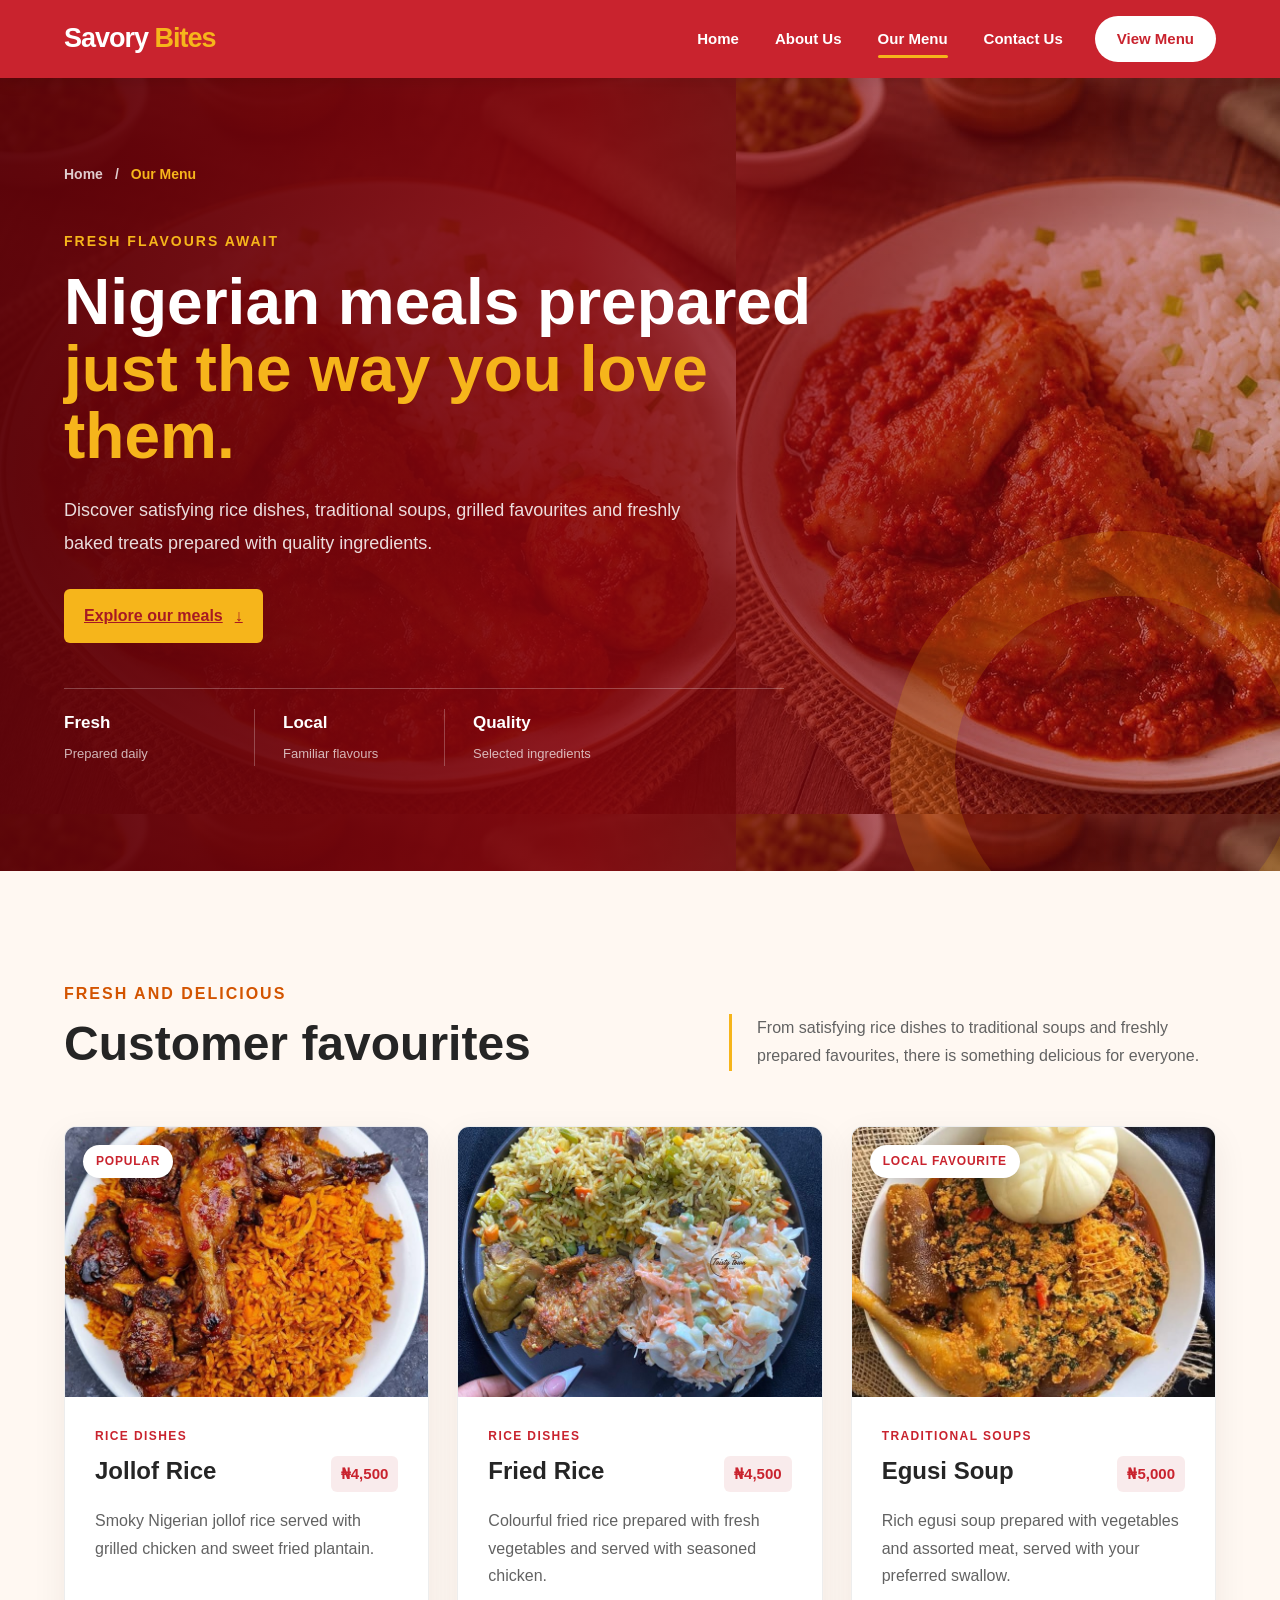
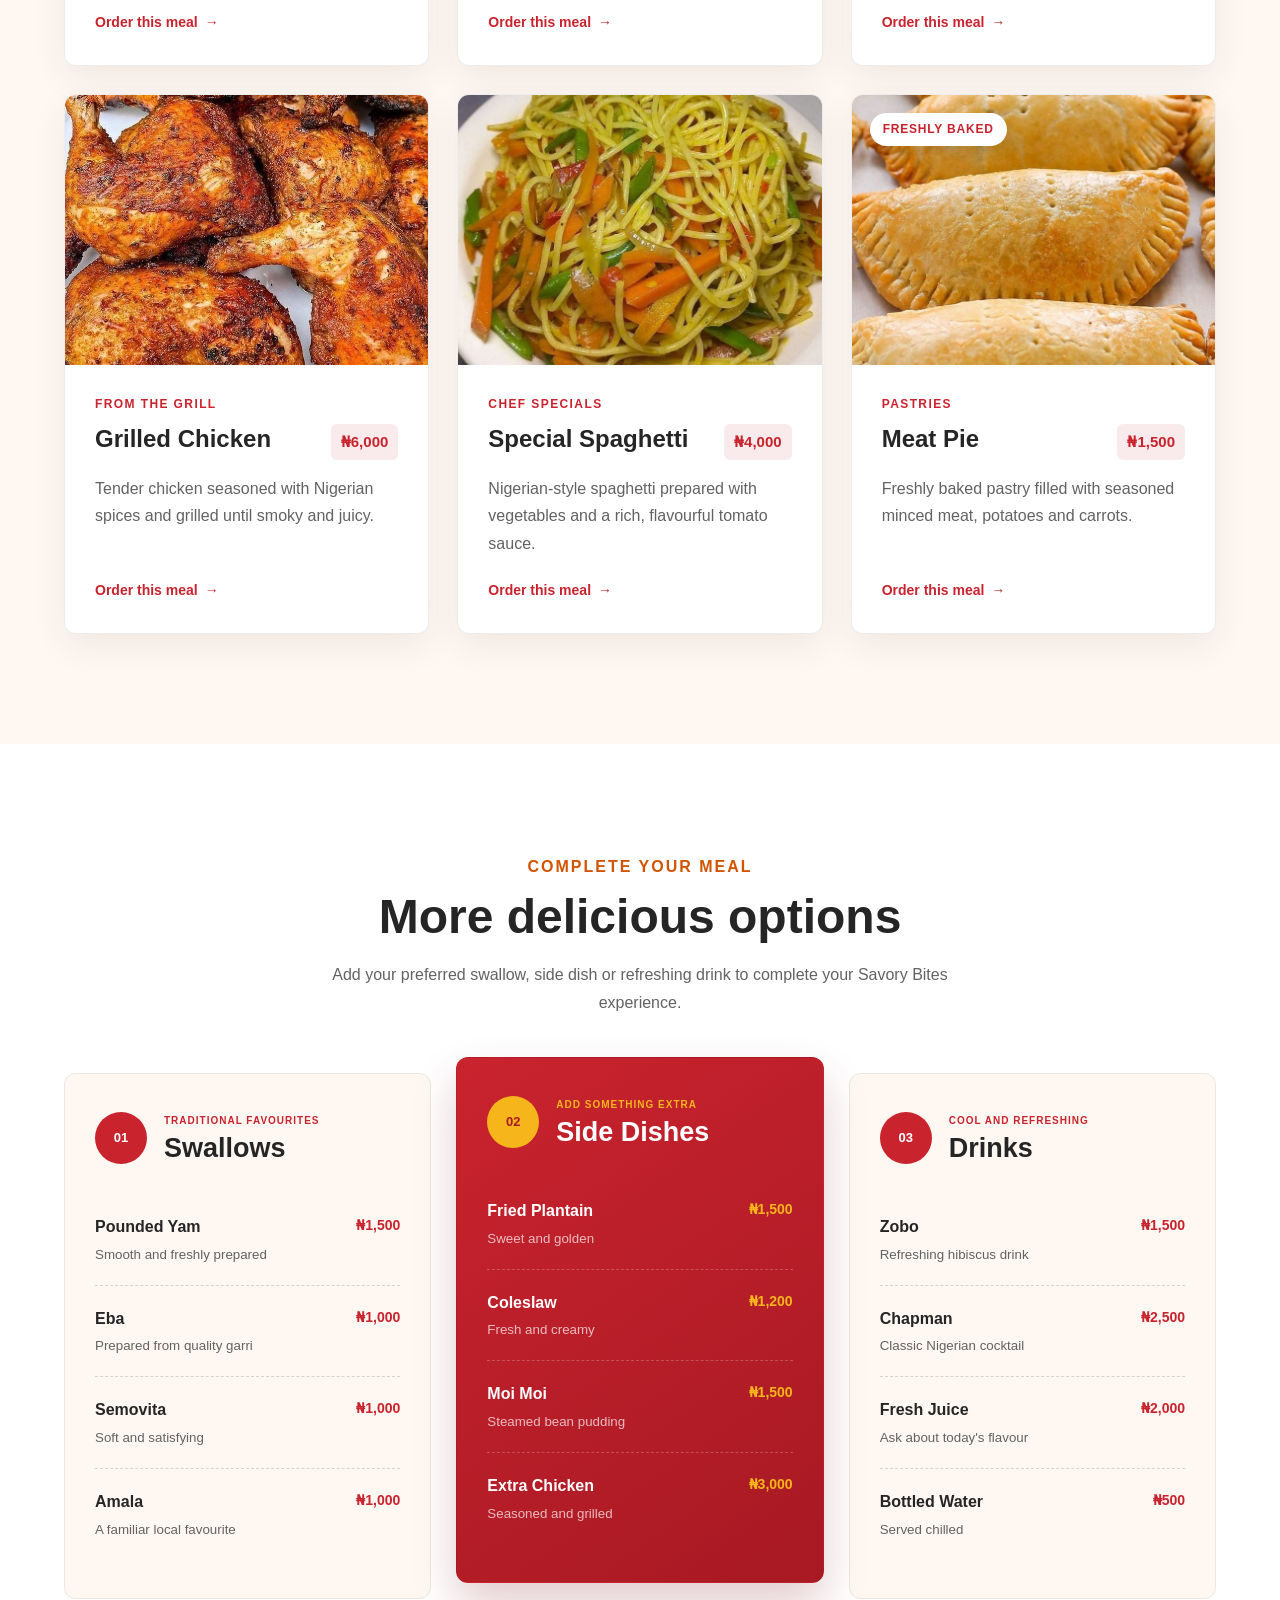
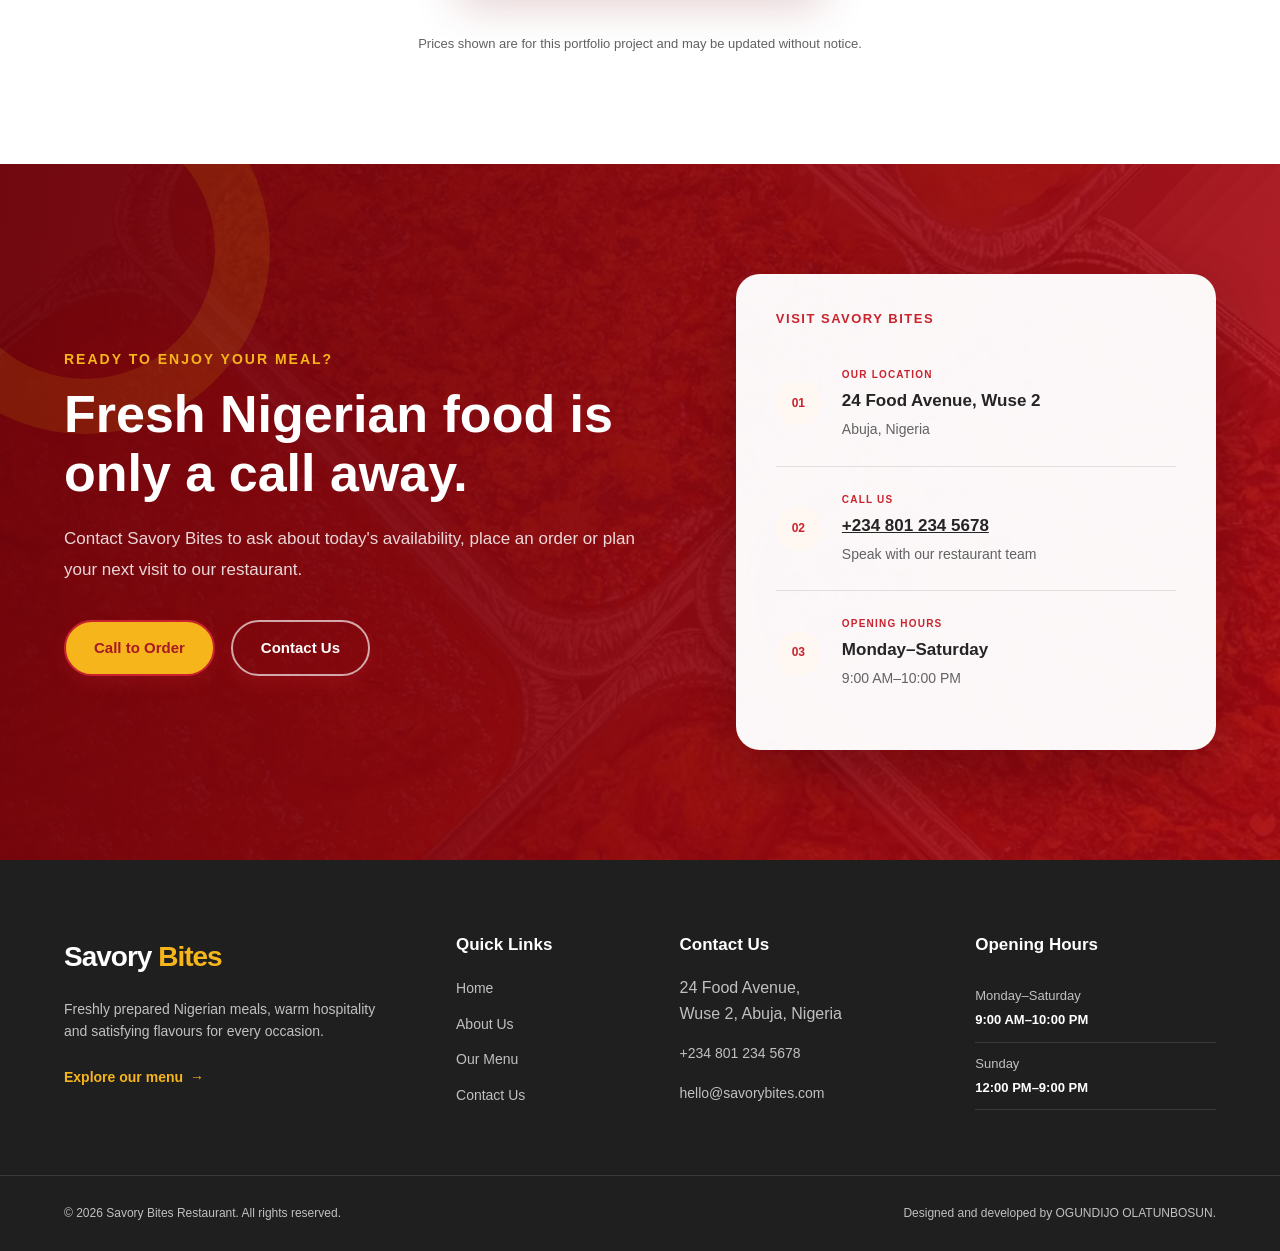
<file: menu.html>
<!doctype html>
<html lang="en">
  <head>
    <meta charset="UTF-8" />

    <meta name="viewport" content="width=device-width, initial-scale=1.0" />

    <meta
      name="description"
      content="Explore the Savory Bites menu featuring freshly prepared Nigerian rice dishes, soups, grilled meals, pastries and satisfying local favourites."
    />

    <title>Our Menu | Savory Bites Restaurant Abuja</title>

    <link rel="stylesheet" href="style.css" />

    <link rel="icon" href="restaurant.jpg" type="image/jpeg" />
  </head>

  <body>
    <a href="#main-content" class="skip-link"> Skip to main content </a>

    <header class="site-header">
      <div class="container navigation">
        <a href="index.html" class="logo" aria-label="Savory Bites home">
          Savory <span>Bites</span>
        </a>

        <nav aria-label="Main navigation">
          <ul class="nav-links">
            <li>
              <a href="index.html">Home</a>
            </li>

            <li>
              <a href="about.html">About Us</a>
            </li>

            <li>
              <a href="menu.html" class="active" aria-current="page">
                Our Menu
              </a>
            </li>

            <li>
              <a href="contact.html">Contact Us</a>
            </li>

            <li>
              <a href="menu.html" class="nav-button"> View Menu </a>
            </li>
          </ul>
        </nav>
      </div>
    </header>

    <main id="main-content">
      <!-- Menu page introduction -->
      <section class="menu-hero">
        <div class="container menu-hero-content">
          <nav class="breadcrumb menu-breadcrumb" aria-label="Breadcrumb">
            <ol>
              <li>
                <a href="index.html">Home</a>
              </li>

              <li aria-hidden="true">/</li>

              <li aria-current="page">Our Menu</li>
            </ol>
          </nav>

          <p class="menu-hero-label">Fresh flavours await</p>

          <h1>
            Nigerian meals prepared
            <span>just the way you love them.</span>
          </h1>

          <p class="menu-hero-description">
            Discover satisfying rice dishes, traditional soups, grilled
            favourites and freshly baked treats prepared with quality
            ingredients.
          </p>

          <a href="#menu-list" class="menu-hero-link">
            Explore our meals
            <span aria-hidden="true">&darr;</span>
          </a>

          <div class="menu-hero-features">
            <div class="menu-hero-feature">
              <strong>Fresh</strong>
              <span>Prepared daily</span>
            </div>

            <div class="menu-hero-feature">
              <strong>Local</strong>
              <span>Familiar flavours</span>
            </div>

            <div class="menu-hero-feature">
              <strong>Quality</strong>
              <span>Selected ingredients</span>
            </div>
          </div>
        </div>
      </section>

      <!-- Main menu section -->
      <section class="menu-section" id="menu-list">
        <div class="container">
          <div class="menu-section-heading">
            <div>
              <p class="section-label">Fresh and delicious</p>

              <h2>Customer favourites</h2>
            </div>

            <p class="menu-section-description">
              From satisfying rice dishes to traditional soups and freshly
              prepared favourites, there is something delicious for everyone.
            </p>
          </div>

          <div class="menu-grid">
            <!-- Jollof rice -->
            <article class="menu-card">
              <div class="menu-card-image">
                <img
                  src="jollof-rice..jpg"
                  alt="Jollof rice served with grilled chicken"
                  loading="lazy"
                  decoding="async"
                />

                <span class="meal-badge">Popular</span>
              </div>

              <div class="menu-card-content">
                <p class="meal-category">Rice dishes</p>

                <div class="meal-heading">
                  <h3>Jollof Rice</h3>
                  <span class="price">₦4,500</span>
                </div>

                <p>
                  Smoky Nigerian jollof rice served with grilled chicken and
                  sweet fried plantain.
                </p>

                <a href="contact.html" class="meal-link">
                  Order this meal
                  <span aria-hidden="true">&rarr;</span>
                </a>
              </div>
            </article>

            <!-- Fried rice -->
            <article class="menu-card">
              <div class="menu-card-image">
                <img
                  src="Fried rice 😋😋.jpg"
                  alt="Nigerian fried rice served with chicken"
                  loading="lazy"
                  decoding="async"
                />
              </div>

              <div class="menu-card-content">
                <p class="meal-category">Rice dishes</p>

                <div class="meal-heading">
                  <h3>Fried Rice</h3>
                  <span class="price">₦4,500</span>
                </div>

                <p>
                  Colourful fried rice prepared with fresh vegetables and served
                  with seasoned chicken.
                </p>

                <a href="contact.html" class="meal-link">
                  Order this meal
                  <span aria-hidden="true">&rarr;</span>
                </a>
              </div>
            </article>

            <!-- Egusi soup -->
            <article class="menu-card">
              <div class="menu-card-image">
                <img
                  src="egusi-soup.jpg"
                  alt="Egusi soup prepared with assorted meat"
                  loading="lazy"
                  decoding="async"
                />

                <span class="meal-badge meal-badge-yellow"
                  >Local favourite</span
                >
              </div>

              <div class="menu-card-content">
                <p class="meal-category">Traditional soups</p>

                <div class="meal-heading">
                  <h3>Egusi Soup</h3>
                  <span class="price">₦5,000</span>
                </div>

                <p>
                  Rich egusi soup prepared with vegetables and assorted meat,
                  served with your preferred swallow.
                </p>

                <a href="contact.html" class="meal-link">
                  Order this meal
                  <span aria-hidden="true">&rarr;</span>
                </a>
              </div>
            </article>

            <!-- Grilled chicken -->
            <article class="menu-card">
              <div class="menu-card-image">
                <img
                  src="grilled-chicken.jpg"
                  alt="Spicy grilled chicken"
                  loading="lazy"
                  decoding="async"
                />
              </div>

              <div class="menu-card-content">
                <p class="meal-category">From the grill</p>

                <div class="meal-heading">
                  <h3>Grilled Chicken</h3>
                  <span class="price">₦6,000</span>
                </div>

                <p>
                  Tender chicken seasoned with Nigerian spices and grilled until
                  smoky and juicy.
                </p>

                <a href="contact.html" class="meal-link">
                  Order this meal
                  <span aria-hidden="true">&rarr;</span>
                </a>
              </div>
            </article>

            <!-- Spaghetti -->
            <article class="menu-card">
              <div class="menu-card-image">
                <img
                  src="spaghetti.jpg"
                  alt="Nigerian-style special spaghetti"
                  loading="lazy"
                  decoding="async"
                />
              </div>

              <div class="menu-card-content">
                <p class="meal-category">Chef specials</p>

                <div class="meal-heading">
                  <h3>Special Spaghetti</h3>
                  <span class="price">₦4,000</span>
                </div>

                <p>
                  Nigerian-style spaghetti prepared with vegetables and a rich,
                  flavourful tomato sauce.
                </p>

                <a href="contact.html" class="meal-link">
                  Order this meal
                  <span aria-hidden="true">&rarr;</span>
                </a>
              </div>
            </article>

            <!-- Meat pie -->
            <article class="menu-card">
              <div class="menu-card-image">
                <img
                  src="Meat pie.jpg"
                  alt="Freshly baked Nigerian meat pie"
                  loading="lazy"
                  decoding="async"
                />

                <span class="meal-badge">Freshly baked</span>
              </div>

              <div class="menu-card-content">
                <p class="meal-category">Pastries</p>

                <div class="meal-heading">
                  <h3>Meat Pie</h3>
                  <span class="price">₦1,500</span>
                </div>

                <p>
                  Freshly baked pastry filled with seasoned minced meat,
                  potatoes and carrots.
                </p>

                <a href="contact.html" class="meal-link">
                  Order this meal
                  <span aria-hidden="true">&rarr;</span>
                </a>
              </div>
            </article>
          </div>
        </div>
      </section>

      <section class="menu-extras">
        <div class="container">
          <div class="extras-heading">
            <p class="section-label">Complete your meal</p>

            <h2>More delicious options</h2>

            <p>
              Add your preferred swallow, side dish or refreshing drink to
              complete your Savory Bites experience.
            </p>
          </div>

          <div class="extras-grid">
            <!-- Swallows -->
            <article class="extras-card">
              <div class="extras-card-heading">
                <span class="extras-number" aria-hidden="true">01</span>

                <div>
                  <p>Traditional favourites</p>
                  <h3>Swallows</h3>
                </div>
              </div>

              <ul class="extras-list">
                <li>
                  <div>
                    <strong>Pounded Yam</strong>
                    <small>Smooth and freshly prepared</small>
                  </div>

                  <span>₦1,500</span>
                </li>

                <li>
                  <div>
                    <strong>Eba</strong>
                    <small>Prepared from quality garri</small>
                  </div>

                  <span>₦1,000</span>
                </li>

                <li>
                  <div>
                    <strong>Semovita</strong>
                    <small>Soft and satisfying</small>
                  </div>

                  <span>₦1,000</span>
                </li>

                <li>
                  <div>
                    <strong>Amala</strong>
                    <small>A familiar local favourite</small>
                  </div>

                  <span>₦1,000</span>
                </li>
              </ul>
            </article>

            <!-- Side dishes -->
            <article class="extras-card extras-card-featured">
              <div class="extras-card-heading">
                <span class="extras-number" aria-hidden="true">02</span>

                <div>
                  <p>Add something extra</p>
                  <h3>Side Dishes</h3>
                </div>
              </div>

              <ul class="extras-list">
                <li>
                  <div>
                    <strong>Fried Plantain</strong>
                    <small>Sweet and golden</small>
                  </div>

                  <span>₦1,500</span>
                </li>

                <li>
                  <div>
                    <strong>Coleslaw</strong>
                    <small>Fresh and creamy</small>
                  </div>

                  <span>₦1,200</span>
                </li>

                <li>
                  <div>
                    <strong>Moi Moi</strong>
                    <small>Steamed bean pudding</small>
                  </div>

                  <span>₦1,500</span>
                </li>

                <li>
                  <div>
                    <strong>Extra Chicken</strong>
                    <small>Seasoned and grilled</small>
                  </div>

                  <span>₦3,000</span>
                </li>
              </ul>
            </article>

            <!-- Drinks -->
            <article class="extras-card">
              <div class="extras-card-heading">
                <span class="extras-number" aria-hidden="true">03</span>

                <div>
                  <p>Cool and refreshing</p>
                  <h3>Drinks</h3>
                </div>
              </div>

              <ul class="extras-list">
                <li>
                  <div>
                    <strong>Zobo</strong>
                    <small>Refreshing hibiscus drink</small>
                  </div>

                  <span>₦1,500</span>
                </li>

                <li>
                  <div>
                    <strong>Chapman</strong>
                    <small>Classic Nigerian cocktail</small>
                  </div>

                  <span>₦2,500</span>
                </li>

                <li>
                  <div>
                    <strong>Fresh Juice</strong>
                    <small>Ask about today's flavour</small>
                  </div>

                  <span>₦2,000</span>
                </li>

                <li>
                  <div>
                    <strong>Bottled Water</strong>
                    <small>Served chilled</small>
                  </div>

                  <span>₦500</span>
                </li>
              </ul>
            </article>
          </div>

          <p class="menu-price-note">
            Prices shown are for this portfolio project and may be updated
            without notice.
          </p>
        </div>
      </section>

      <section class="menu-cta">
        <div class="container menu-cta-layout">
          <div class="menu-cta-content">
            <p class="menu-cta-label">Ready to enjoy your meal?</p>

            <h2>Fresh Nigerian food is only a call away.</h2>

            <p>
              Contact Savory Bites to ask about today's availability, place an
              order or plan your next visit to our restaurant.
            </p>

            <div class="menu-cta-actions">
              <a href="tel:+2348012345678" class="button button-yellow">
                Call to Order
              </a>

              <a href="contact.html" class="button button-outline-light">
                Contact Us
              </a>
            </div>
          </div>

          <div class="menu-cta-card">
            <p class="menu-cta-card-label">Visit Savory Bites</p>

            <div class="menu-cta-detail">
              <span aria-hidden="true">01</span>

              <div>
                <small>Our location</small>
                <strong>24 Food Avenue, Wuse 2</strong>
                <p>Abuja, Nigeria</p>
              </div>
            </div>

            <div class="menu-cta-detail">
              <span aria-hidden="true">02</span>

              <div>
                <small>Call us</small>
                <strong>
                  <a href="tel:+2348012345678">+234 801 234 5678</a>
                </strong>
                <p>Speak with our restaurant team</p>
              </div>
            </div>

            <div class="menu-cta-detail">
              <span aria-hidden="true">03</span>

              <div>
                <small>Opening hours</small>
                <strong>Monday–Saturday</strong>
                <p>9:00 AM–10:00 PM</p>
              </div>
            </div>
          </div>
        </div>
      </section>
    </main>

    <footer class="site-footer">
      <div class="container footer-grid">
        <div class="footer-brand">
          <a href="index.html" class="footer-logo">
            Savory <span>Bites</span>
          </a>

          <p>
            Freshly prepared Nigerian meals, warm hospitality and satisfying
            flavours for every occasion.
          </p>

          <a href="menu.html" class="footer-menu-link">
            Explore our menu
            <span aria-hidden="true">&rarr;</span>
          </a>
        </div>

        <nav class="footer-column" aria-label="Footer navigation">
          <h2>Quick Links</h2>

          <ul class="footer-links">
            <li><a href="index.html">Home</a></li>
            <li><a href="about.html">About Us</a></li>
            <li><a href="menu.html">Our Menu</a></li>
            <li><a href="contact.html">Contact Us</a></li>
          </ul>
        </nav>

        <div class="footer-column">
          <h2>Contact Us</h2>

          <address class="footer-contact">
            <p>
              24 Food Avenue,<br />
              Wuse 2, Abuja, Nigeria
            </p>

            <p>
              <a href="tel:+2348012345678"> +234 801 234 5678 </a>
            </p>

            <p>
              <a href="mailto:hello@savorybites.com"> hello@savorybites.com </a>
            </p>
          </address>
        </div>

        <div class="footer-column">
          <h2>Opening Hours</h2>

          <div class="footer-hours">
            <p>
              <span>Monday–Saturday</span>
              <strong>9:00 AM–10:00 PM</strong>
            </p>

            <p>
              <span>Sunday</span>
              <strong>12:00 PM–9:00 PM</strong>
            </p>
          </div>
        </div>
      </div>

      <div class="footer-bottom">
        <div class="container footer-bottom-content">
          <p>&copy; 2026 Savory Bites Restaurant. All rights reserved.</p>

          <p>Designed and developed by OGUNDIJO OLATUNBOSUN.</p>
        </div>
      </div>
    </footer>
  </body>
</html>
</file>
<file: style.css>
:root {
  --primary-color: #c9232e;
  --primary-dark: #a71923;
  --accent-color: #f6b51b;

  --heading-color: #252525;
  --text-color: #626262;

  --white: #ffffff;
  --light-background: #fff8f2;
  --border-color: #e7e7e7;
  --footer-color: #201f1f;

  --small-radius: 6px;
  --medium-radius: 12px;
  --large-radius: 24px;

  --section-spacing: 90px;
  --shadow: 0 12px 30px rgba(0, 0, 0, 0.1);
}

html {
  scroll-behavior: smooth;
}

* {
  margin: 0;
  padding: 0;
  box-sizing: border-box;
}

body {
  font-family: "Segoe UI", Arial, Helvetica, sans-serif;
  color: var(--text-color);
  background-color: var(--white);
  line-height: 1.6;
}

h1,
h2,
h3 {
  color: var(--heading-color);
  line-height: 1.2;
}

img {
  max-width: 100%;
}

a {
  transition:
    color 0.25s ease,
    background-color 0.25s ease,
    border-color 0.25s ease,
    transform 0.25s ease;
}

.skip-link {
  position: fixed;
  z-index: 1000;
  top: 12px;
  left: 12px;
  padding: 10px 16px;
  color: var(--white);
  background-color: var(--primary-dark);
  border-radius: var(--small-radius);
  font-weight: 700;
  text-decoration: none;
  transform: translateY(-200%);
}

.skip-link:focus,
.skip-link:focus-visible {
  transform: translateY(0);
  outline: 3px solid var(--accent-color);
  outline-offset: 3px;
}

.container {
  width: 90%;
  max-width: 1200px;
  margin: 0 auto;
}

/* ========================================
   HEADER AND NAVIGATION
======================================== */

.site-header {
  position: relative;
  z-index: 100;
  background-color: var(--primary-color);
  box-shadow: 0 3px 16px rgba(0, 0, 0, 0.12);
}

.navigation {
  min-height: 78px;
  display: flex;
  justify-content: space-between;
  align-items: center;
  gap: 35px;
}

.logo {
  color: var(--white);
  font-size: 27px;
  font-weight: 800;
  letter-spacing: -1px;
  text-decoration: none;
  white-space: nowrap;
}

.logo span {
  color: var(--accent-color);
}

.nav-links {
  display: flex;
  align-items: center;
  gap: 8px;
  list-style: none;
}

.nav-links a {
  position: relative;
  display: block;
  color: var(--white);
  padding: 10px 14px;
  font-size: 15px;
  font-weight: 600;
  text-decoration: none;
  border-radius: var(--small-radius);
}

.nav-links a:not(.nav-button):hover {
  color: var(--accent-color);
}

.nav-links a.active {
  color: var(--white);
}

.nav-links a.active::after {
  content: "";
  position: absolute;
  right: 14px;
  bottom: 3px;
  left: 14px;
  height: 3px;
  background-color: var(--accent-color);
  border-radius: 10px;
}

.nav-links .nav-button {
  margin-left: 10px;
  padding: 11px 22px;
  color: var(--primary-color);
  background-color: var(--white);
  border-radius: 999px;
}

.nav-links .nav-button:hover {
  color: var(--primary-dark);
  background-color: var(--accent-color);
  transform: translateY(-2px);
}

/* Visible keyboard navigation */
.logo:focus-visible,
.nav-links a:focus-visible,
.button:focus-visible {
  outline: 3px solid var(--accent-color);
  outline-offset: 4px;
}

/* ========================================
   HOME PAGE HERO
======================================== */

.hero {
  position: relative;
  min-height: 720px;
  display: flex;
  align-items: center;
  overflow: hidden;
  background: radial-gradient(
    circle at center,
    #ffffff 0%,
    var(--light-background) 70%,
    #fff0e5 100%
  );
}

/* Decorative food photographs */
.hero-food {
  position: absolute;
  z-index: 1;
  width: 390px;
  height: 520px;
  background-size: cover;
  background-position: center;
  border: 12px solid var(--white);
  box-shadow: var(--shadow);
}

.hero-food-left {
  left: -165px;
  bottom: -80px;
  background-image: url("hero-food1.jpg");
  border-radius: 48% 52% 40% 60%;
  transform: rotate(8deg);
}

.hero-food-right {
  top: -80px;
  right: -165px;
  background-image: url("hero-food2.jpg");
  border-radius: 55% 45% 60% 40%;
  transform: rotate(-8deg);
}

/* Keeps the words above the food photographs */
.hero-content {
  position: relative;
  z-index: 2;
  max-width: 850px;
  padding-top: 90px;
  padding-bottom: 90px;
  text-align: center;
}

.hero-label {
  display: inline-block;
  margin-bottom: 16px;
  color: var(--primary-color);
  font-size: 14px;
  font-weight: 800;
  text-transform: uppercase;
  letter-spacing: 2.5px;
}

.hero h1 {
  max-width: 780px;
  margin: 0 auto 22px;
  color: var(--heading-color);
  font-size: clamp(44px, 5vw, 72px);
  line-height: 1.05;
  letter-spacing: -2px;
}

.hero h1 span {
  color: var(--primary-color);
}

.hero-description {
  max-width: 620px;
  margin: 0 auto 32px;
  color: var(--text-color);
  font-size: 18px;
}

/* Hero buttons */
.hero-actions {
  display: flex;
  justify-content: center;
  align-items: center;
  gap: 16px;
  margin-bottom: 48px;
}

.button {
  display: inline-block;
  padding: 14px 28px;
  color: var(--white);
  background-color: var(--primary-color);
  border: 2px solid var(--primary-color);
  border-radius: 999px;
  font-size: 15px;
  font-weight: 700;
  text-decoration: none;
  box-shadow: 0 8px 18px rgba(201, 35, 46, 0.2);
}

.button:hover {
  color: var(--white);
  background-color: var(--primary-dark);
  border-color: var(--primary-dark);
  transform: translateY(-2px);
}

.secondary-button {
  display: inline-block;
  padding: 14px 28px;
  color: var(--primary-color);
  background-color: transparent;
  border: 2px solid var(--primary-color);
  border-radius: 999px;
  font-size: 15px;
  font-weight: 700;
  text-decoration: none;
}

.secondary-button:hover {
  color: var(--white);
  background-color: var(--primary-color);
  transform: translateY(-2px);
}

/* Pickup and delivery cards */
.service-options {
  max-width: 760px;
  margin: 0 auto;
  display: grid;
  grid-template-columns: repeat(2, 1fr);
  gap: 18px;
}

.service-card {
  display: flex;
  align-items: center;
  gap: 15px;
  min-height: 120px;
  padding: 22px;
  color: var(--heading-color);
  background-color: rgba(255, 255, 255, 0.94);
  border: 2px solid var(--primary-color);
  border-radius: var(--medium-radius);
  text-align: left;
  text-decoration: none;
  box-shadow: 0 8px 24px rgba(0, 0, 0, 0.07);
}

.service-number {
  display: grid;
  flex-shrink: 0;
  width: 46px;
  height: 46px;
  place-items: center;
  color: var(--primary-color);
  background-color: #ffe9e9;
  border-radius: 50%;
  font-size: 14px;
  font-weight: 800;
}

.service-text {
  display: flex;
  flex: 1;
  flex-direction: column;
}

.service-text strong {
  color: var(--heading-color);
  font-size: 19px;
}

.service-text small {
  margin-top: 3px;
  color: var(--text-color);
  font-size: 13px;
  line-height: 1.4;
}

.service-arrow {
  color: var(--primary-color);
  font-size: 25px;
  font-weight: bold;
}

.service-card:hover {
  background-color: var(--primary-color);
  transform: translateY(-5px);
}

.service-card:hover .service-number {
  color: var(--primary-color);
  background-color: var(--white);
}

.service-card:hover strong,
.service-card:hover small,
.service-card:hover .service-arrow {
  color: var(--white);
}

/* ========================================
   WEBSITE FOOTER
======================================== */

.site-footer {
  color: rgba(255, 255, 255, 0.72);
  background-color: var(--footer-color);
}

.footer-grid {
  display: grid;
  grid-template-columns: 1.4fr 0.7fr 1fr 1fr;
  gap: 55px;
  padding-top: 75px;
  padding-bottom: 65px;
}

/* Footer brand */
.footer-logo {
  display: inline-block;
  margin-bottom: 18px;
  color: var(--white);
  font-size: 28px;
  font-weight: 900;
  letter-spacing: -1px;
  text-decoration: none;
}

.footer-logo span {
  color: var(--accent-color);
}

.footer-brand > p {
  max-width: 330px;
  margin-bottom: 22px;
  font-size: 14px;
}

.footer-menu-link {
  display: inline-flex;
  align-items: center;
  gap: 7px;
  color: var(--accent-color);
  font-size: 14px;
  font-weight: 800;
  text-decoration: none;
}

.footer-menu-link:hover {
  color: var(--white);
  gap: 11px;
}

/* Footer columns */
.footer-column h2 {
  margin-bottom: 20px;
  color: var(--white);
  font-size: 17px;
}

.footer-links {
  list-style: none;
}

.footer-links li:not(:last-child) {
  margin-bottom: 10px;
}

.footer-links a,
.footer-contact a {
  color: rgba(255, 255, 255, 0.72);
  font-size: 14px;
  text-decoration: none;
}

.footer-links a:hover,
.footer-contact a:hover {
  color: var(--accent-color);
}

/* Contact information */
.footer-contact {
  font-style: normal;
}

.footer-contact p:not(:last-child) {
  margin-bottom: 14px;
}

/* Opening hours */
.footer-hours p {
  padding: 11px 0;
  border-bottom: 1px solid rgba(255, 255, 255, 0.12);
}

.footer-hours span,
.footer-hours strong {
  display: block;
}

.footer-hours span {
  margin-bottom: 3px;
  font-size: 13px;
}

.footer-hours strong {
  color: var(--white);
  font-size: 13px;
}

/* Footer bottom */
.footer-bottom {
  border-top: 1px solid rgba(255, 255, 255, 0.12);
}

.footer-bottom-content {
  min-height: 75px;
  display: flex;
  justify-content: space-between;
  align-items: center;
  gap: 25px;
}

.footer-bottom p {
  font-size: 12px;
}

/* Footer keyboard focus */
.footer-logo:focus-visible,
.footer-links a:focus-visible,
.footer-contact a:focus-visible,
.footer-menu-link:focus-visible {
  outline: 3px solid var(--accent-color);
  outline-offset: 4px;
}

.page-banner {
  background-color: #2b2b2b;
  color: #ffffff;
  padding: 80px 0;
  text-align: center;
}

.page-banner h1 {
  font-size: 46px;
  margin-bottom: 10px;
}

.page-banner p {
  color: #dddddd;
  font-size: 18px;
}

.about-section {
  padding: 90px 0;
}

.about-layout {
  display: flex;
  align-items: center;
  gap: 60px;
}

.about-image,
.about-content {
  width: 50%;
}

.about-image img {
  display: block;
  width: 100%;
  height: 450px;
  object-fit: cover;
  border-radius: 10px;
}

.section-label {
  color: #d35400;
  font-weight: bold;
  text-transform: uppercase;
  letter-spacing: 2px;
  margin-bottom: 10px;
}

.about-content h2 {
  font-size: 40px;
  line-height: 1.2;
  margin-bottom: 20px;
}

.about-content p {
  margin-bottom: 18px;
}

/* CORE VALUES */

.values-section {
  padding: 110px 0;
  background-color: var(--white);
}

.values-heading {
  display: grid;
  grid-template-columns: 1.2fr 0.8fr;
  align-items: end;
  gap: 60px;
  margin-bottom: 55px;
}

.values-heading h2 {
  max-width: 700px;
  margin-top: 8px;
  font-size: 48px;
  line-height: 1.15;
  color: var(--heading-color);
}

.values-heading-text {
  max-width: 480px;
  padding-left: 25px;
  border-left: 3px solid var(--accent-color);
  color: var(--text-color);
  line-height: 1.8;
}

.values-grid {
  display: grid;
  grid-template-columns: repeat(3, 1fr);
  gap: 25px;
}

.value-card {
  position: relative;
  min-height: 360px;
  padding: 45px 35px;
  overflow: hidden;
  background-color: var(--light-background);
  border: 1px solid rgba(0, 0, 0, 0.07);
  border-radius: var(--medium-radius);
  transition:
    transform 0.3s ease,
    box-shadow 0.3s ease;
}

.value-card:hover {
  transform: translateY(-8px);
  box-shadow: var(--box-shadow);
}

.value-card-featured {
  color: var(--white);
  background: linear-gradient(
    145deg,
    var(--primary-color),
    var(--primary-dark)
  );
  border-color: transparent;
}

.value-number {
  position: absolute;
  top: 25px;
  right: 28px;
  color: var(--heading-color);
  font-size: 55px;
  font-weight: 800;
  line-height: 1;
  opacity: 0.08;
}

.value-card-featured .value-number {
  color: var(--white);
  opacity: 0.12;
}

.value-icon {
  display: grid;
  width: 62px;
  height: 62px;
  margin-bottom: 35px;
  place-items: center;
  color: var(--white);
  background-color: var(--primary-color);
  border-radius: 18px;
  font-size: 25px;
}

.value-card-featured .value-icon {
  color: var(--primary-dark);
  background-color: var(--accent-color);
}

.value-card h3 {
  margin-bottom: 15px;
  color: var(--heading-color);
  font-size: 28px;
}

.value-card-featured h3 {
  color: var(--white);
}

.value-card p {
  color: var(--text-color);
  line-height: 1.8;
}

.value-card-featured p {
  color: rgba(255, 255, 255, 0.85);
}

.value-line {
  position: absolute;
  right: 35px;
  bottom: 30px;
  left: 35px;
  height: 3px;
  background-color: var(--accent-color);
  transform: scaleX(0.25);
  transform-origin: left;
  transition: transform 0.3s ease;
}

.value-card:hover .value-line {
  transform: scaleX(1);
}


.section-heading {
  text-align: center;
  margin-bottom: 40px;
}

.section-heading h2 {
  font-size: 38px;
}



/* Menu section */

.section-description {
  max-width: 600px;
  margin: 12px auto 0;
  color: #666666;
}

/* MENU MEALS SECTION */

.menu-section {
  padding: 110px 0;
  background-color: var(--light-background);
  scroll-margin-top: 90px;
}

.menu-section-heading {
  display: grid;
  grid-template-columns: 1.1fr 0.9fr;
  align-items: end;
  gap: 70px;
  margin-bottom: 55px;
}

.menu-section-heading h2 {
  margin-top: 8px;
  color: var(--heading-color);
  font-size: 48px;
  line-height: 1.15;
}

.menu-section-description {
  max-width: 520px;
  padding-left: 25px;
  color: var(--text-color);
  border-left: 3px solid var(--accent-color);
  line-height: 1.8;
}

.menu-grid {
  display: grid;
  grid-template-columns: repeat(3, 1fr);
  gap: 28px;
}

.menu-card {
  overflow: hidden;
  background-color: var(--white);
  border: 1px solid rgba(0, 0, 0, 0.07);
  border-radius: var(--medium-radius);
  box-shadow: 0 12px 35px rgba(40, 20, 20, 0.07);
  transition:
    transform 0.3s ease,
    box-shadow 0.3s ease;
}

.menu-card:hover {
  transform: translateY(-8px);
  box-shadow: 0 22px 45px rgba(40, 20, 20, 0.14);
}

.menu-card-image {
  position: relative;
  height: 270px;
  overflow: hidden;
}

.menu-card-image img {
  width: 100%;
  height: 100%;
  object-fit: cover;
  transition: transform 0.5s ease;
}

.menu-card:hover .menu-card-image img {
  transform: scale(1.06);
}

.meal-badge {
  position: absolute;
  top: 18px;
  left: 18px;
  padding: 8px 13px;
  color: var(--white);
  background-color: var(--primary-color);
  border-radius: 50px;
  font-size: 11px;
  font-weight: 800;
  letter-spacing: 0.8px;
  text-transform: uppercase;
}

.meal-badge-yellow {
  color: var(--primary-dark);
  background-color: var(--accent-color);
}

.menu-card-content {
  padding: 30px;
}

.meal-category {
  margin-bottom: 10px;
  color: var(--primary-color);
  font-size: 12px;
  font-weight: 800;
  letter-spacing: 1.4px;
  text-transform: uppercase;
}

.meal-heading {
  display: flex;
  align-items: flex-start;
  justify-content: space-between;
  gap: 18px;
  margin-bottom: 15px;
}

.meal-heading h3 {
  color: var(--heading-color);
  font-size: 24px;
  line-height: 1.25;
}

.price {
  flex-shrink: 0;
  padding: 6px 10px;
  color: var(--primary-color);
  background-color: rgba(177, 8, 19, 0.08);
  border-radius: 6px;
  font-size: 15px;
  font-weight: 800;
}

.menu-card-content > p:not(.meal-category) {
  min-height: 84px;
  color: var(--text-color);
  line-height: 1.7;
}

.meal-link {
  display: inline-flex;
  align-items: center;
  gap: 9px;
  margin-top: 20px;
  color: var(--primary-color);
  font-size: 14px;
  font-weight: 800;
}

.meal-link span {
  transition: transform 0.3s ease;
}

.meal-link:hover {
  color: var(--primary-dark);
}

.meal-link:hover span {
  transform: translateX(5px);
}
 

/* CONTACT INFORMATION AND FORM */

.contact-section {
  padding: 110px 0;
  background-color: var(--light-background);
  scroll-margin-top: 90px;
}

.contact-section-heading {
  display: grid;
  grid-template-columns: 1.1fr 0.9fr;
  align-items: end;
  gap: 70px;
  margin-bottom: 55px;
}

.contact-section-heading h2 {
  max-width: 680px;
  margin-top: 8px;
  color: var(--heading-color);
  font-size: 48px;
  line-height: 1.15;
}

.contact-section-heading > p {
  max-width: 520px;
  padding-left: 25px;
  color: var(--text-color);
  border-left: 3px solid var(--accent-color);
  line-height: 1.8;
}

.contact-layout {
  display: grid;
  grid-template-columns: 0.85fr 1.15fr;
  align-items: start;
  gap: 35px;
}

.contact-information {
  display: grid;
  gap: 18px;
}

.contact-item {
  display: grid;
  grid-template-columns: 52px 1fr;
  gap: 20px;
  padding: 28px;
  background-color: var(--white);
  border: 1px solid rgba(0, 0, 0, 0.07);
  border-radius: var(--medium-radius);
  transition:
    transform 0.3s ease,
    box-shadow 0.3s ease;
}

.contact-item:hover {
  transform: translateX(7px);
  box-shadow: 0 14px 35px rgba(40, 20, 20, 0.09);
}

.contact-item-number {
  display: grid;
  width: 48px;
  height: 48px;
  place-items: center;
  color: var(--white);
  background-color: var(--primary-color);
  border-radius: 50%;
  font-size: 12px;
  font-weight: 800;
}

.contact-item-label {
  margin-bottom: 4px;
  color: var(--primary-color);
  font-size: 10px;
  font-weight: 800;
  letter-spacing: 1.2px;
  text-transform: uppercase;
}

.contact-item h3 {
  margin-bottom: 8px;
  color: var(--heading-color);
  font-size: 21px;
}

.contact-item p,
.contact-item address {
  color: var(--text-color);
  font-style: normal;
  line-height: 1.7;
}

.contact-item a {
  color: var(--text-color);
  font-weight: 700;
}

.contact-item a:hover {
  color: var(--primary-color);
}

.contact-hours p {
  display: flex;
  justify-content: space-between;
  gap: 20px;
}

.contact-hours p + p {
  margin-top: 7px;
}

.contact-hours strong {
  color: var(--heading-color);
  font-size: 13px;
}

.contact-form-wrapper {
  padding: 48px;
  background-color: var(--white);
  border-top: 6px solid var(--primary-color);
  border-radius: var(--large-radius);
  box-shadow: 0 20px 50px rgba(40, 20, 20, 0.1);
}

.contact-form-heading {
  margin-bottom: 32px;
}

.contact-form-label {
  margin-bottom: 7px;
  color: var(--primary-color);
  font-size: 12px;
  font-weight: 800;
  letter-spacing: 1.5px;
  text-transform: uppercase;
}

.contact-form-heading h2 {
  margin-bottom: 12px;
  color: var(--heading-color);
  font-size: 36px;
}

.contact-form-heading > p:last-child {
  color: var(--text-color);
  line-height: 1.7;
}

.contact-form {
  display: grid;
  gap: 22px;
}

.form-row {
  display: grid;
  grid-template-columns: repeat(2, 1fr);
  gap: 18px;
}

.form-group {
  display: grid;
  gap: 9px;
}

.form-group label {
  color: var(--heading-color);
  font-size: 14px;
  font-weight: 700;
}

.form-group input,
.form-group select,
.form-group textarea {
  width: 100%;
  padding: 15px 16px;
  color: var(--heading-color);
  background-color: var(--light-background);
  border: 1px solid rgba(0, 0, 0, 0.13);
  border-radius: var(--small-radius);
  font: inherit;
  outline: none;
  transition:
    border-color 0.3s ease,
    box-shadow 0.3s ease;
}

.form-group textarea {
  resize: vertical;
  min-height: 145px;
}

.form-group input:focus,
.form-group select:focus,
.form-group textarea:focus {
  border-color: var(--primary-color);
  box-shadow: 0 0 0 4px rgba(177, 8, 19, 0.1);
}

.form-button {
  justify-self: start;
  border: 0;
  cursor: pointer;
}

.form-button span {
  margin-left: 7px;
}

.form-notice {
  color: var(--text-color);
  font-size: 12px;
  line-height: 1.6;
}

/* ========================================
   POPULAR MEALS
======================================== */

.popular-meals {
  padding: var(--section-spacing) 0;
  background-color: var(--white);
}

.popular-meals .section-heading {
  max-width: 700px;
  margin: 0 auto 48px;
  text-align: center;
}

.popular-meals .section-heading h2 {
  margin-bottom: 14px;
  color: var(--heading-color);
  font-size: clamp(34px, 4vw, 48px);
}

.popular-meals .section-description {
  color: var(--text-color);
}

.featured-meals-grid {
  display: grid;
  grid-template-columns: repeat(3, 1fr);
  gap: 28px;
}

.featured-meal-card {
  overflow: hidden;
  background-color: var(--white);
  border: 1px solid var(--border-color);
  border-radius: var(--medium-radius);
  box-shadow: 0 8px 24px rgba(0, 0, 0, 0.06);
  transition:
    transform 0.3s ease,
    box-shadow 0.3s ease;
}

.featured-meal-card:hover {
  transform: translateY(-8px);
  box-shadow: var(--shadow);
}

/* Image area */
.featured-meal-image {
  position: relative;
  overflow: hidden;
}

.featured-meal-image img {
  display: block;
  width: 100%;
  height: 270px;
  object-fit: cover;
  transition: transform 0.5s ease;
}

.featured-meal-card:hover .featured-meal-image img {
  transform: scale(1.06);
}

/* Label displayed over the picture */
.meal-badge {
  position: absolute;
  top: 18px;
  left: 18px;
  padding: 7px 13px;
  color: var(--primary-color);
  background-color: var(--white);
  border-radius: 999px;
  font-size: 12px;
  font-weight: 800;
  box-shadow: 0 5px 14px rgba(0, 0, 0, 0.12);
}

/* Card content */
.featured-meal-content {
  padding: 24px;
}

.featured-meal-heading {
  display: flex;
  justify-content: space-between;
  align-items: flex-start;
  gap: 14px;
  margin-bottom: 12px;
}

.featured-meal-heading h3 {
  color: var(--heading-color);
  font-size: 21px;
}

.featured-meal-heading > span {
  flex-shrink: 0;
  color: var(--primary-color);
  font-size: 17px;
  font-weight: 800;
}

.featured-meal-content p {
  margin-bottom: 18px;
  color: var(--text-color);
  font-size: 14px;
}

.meal-link {
  display: inline-flex;
  align-items: center;
  gap: 7px;
  color: var(--primary-color);
  font-size: 14px;
  font-weight: 800;
  text-decoration: none;
}

.meal-link:hover {
  color: var(--primary-dark);
  gap: 11px;
}

.popular-meals-action {
  margin-top: 45px;
  text-align: center;
}

/* ========================================
   HOW IT WORKS
======================================== */

.how-it-works {
  padding: var(--section-spacing) 0;
  background-color: var(--light-background);
}

.how-it-works .section-heading {
  max-width: 680px;
  margin: 0 auto 55px;
  text-align: center;
}

.how-it-works .section-heading h2 {
  margin-bottom: 14px;
  color: var(--heading-color);
  font-size: clamp(34px, 4vw, 48px);
}

/* Three-step layout */
.steps-grid {
  position: relative;
  display: grid;
  grid-template-columns: repeat(3, 1fr);
  gap: 30px;
  list-style: none;
}

/* Connecting line behind the cards */
.steps-grid::before {
  content: "";
  position: absolute;
  top: 76px;
  right: 16%;
  left: 16%;
  height: 2px;
  background-image: repeating-linear-gradient(
    to right,
    var(--primary-color) 0,
    var(--primary-color) 9px,
    transparent 9px,
    transparent 17px
  );
  opacity: 0.3;
}

.step-card {
  position: relative;
  z-index: 1;
  padding: 34px 28px;
  text-align: center;
  background-color: var(--white);
  border: 1px solid var(--border-color);
  border-radius: var(--medium-radius);
  box-shadow: 0 8px 25px rgba(0, 0, 0, 0.06);
  transition:
    transform 0.3s ease,
    border-color 0.3s ease,
    box-shadow 0.3s ease;
}

.step-card:hover {
  border-color: var(--primary-color);
  box-shadow: var(--shadow);
  transform: translateY(-7px);
}

/* Small number in the corner */
.step-number {
  position: absolute;
  top: 18px;
  right: 18px;
  color: rgba(201, 35, 46, 0.2);
  font-size: 28px;
  font-weight: 900;
}

/* Circular icon */
.step-icon {
  width: 82px;
  height: 82px;
  margin: 0 auto 23px;
  display: grid;
  place-items: center;
  background-color: #ffe9e9;
  border: 2px solid rgba(201, 35, 46, 0.15);
  border-radius: 50%;
}

.step-icon span {
  font-size: 37px;
  line-height: 1;
}

.step-card h3 {
  margin-bottom: 12px;
  color: var(--heading-color);
  font-size: 22px;
}

.step-card p {
  margin-bottom: 20px;
  color: var(--text-color);
  font-size: 14px;
}

.step-link {
  display: inline-flex;
  align-items: center;
  gap: 7px;
  color: var(--primary-color);
  font-size: 14px;
  font-weight: 800;
  text-decoration: none;
}

.step-link:hover {
  color: var(--primary-dark);
  gap: 11px;
}

/* ========================================
   WHY CHOOSE SAVORY BITES
======================================== */

.why-choose-us {
  padding: var(--section-spacing) 0;
  background-color: var(--white);
}

.why-choose-layout {
  display: grid;
  grid-template-columns: minmax(0, 0.9fr) minmax(0, 1.1fr);
  align-items: center;
  gap: 75px;
}

/* Restaurant image */
.why-choose-image {
  position: relative;
}

.why-choose-image::before {
  content: "";
  position: absolute;
  top: -20px;
  left: -20px;
  width: 130px;
  height: 130px;
  background-color: var(--accent-color);
  border-radius: var(--large-radius);
}

.why-choose-image img {
  position: relative;
  z-index: 1;
  display: block;
  width: 100%;
  height: 590px;
  object-fit: cover;
  border-radius: var(--large-radius);
  box-shadow: var(--shadow);
}

/* Small card over the image */
.experience-card {
  position: absolute;
  z-index: 2;
  right: -30px;
  bottom: 35px;
  min-width: 190px;
  padding: 20px 24px;
  color: var(--white);
  background-color: var(--primary-color);
  border: 6px solid var(--white);
  border-radius: var(--medium-radius);
  box-shadow: var(--shadow);
}

.experience-card strong,
.experience-card span {
  display: block;
}

.experience-card strong {
  color: var(--white);
  font-size: 26px;
  line-height: 1.1;
}

.experience-card span {
  margin-top: 5px;
  font-size: 13px;
}

/* Written content */
.why-choose-content h2 {
  max-width: 650px;
  margin-bottom: 20px;
  color: var(--heading-color);
  font-size: clamp(34px, 4vw, 50px);
}

.why-choose-introduction {
  margin-bottom: 34px;
  color: var(--text-color);
  font-size: 16px;
}

/* Reasons */
.reasons-grid {
  display: grid;
  grid-template-columns: repeat(2, 1fr);
  gap: 25px 30px;
}

.reason-item {
  display: flex;
  align-items: flex-start;
  gap: 14px;
}

.reason-number {
  display: grid;
  flex-shrink: 0;
  width: 43px;
  height: 43px;
  place-items: center;
  color: var(--primary-color);
  background-color: #ffe9e9;
  border-radius: 50%;
  font-size: 12px;
  font-weight: 900;
}

.reason-item h3 {
  margin-bottom: 6px;
  color: var(--heading-color);
  font-size: 18px;
}

.reason-item p {
  color: var(--text-color);
  font-size: 13px;
}

/* Buttons beneath the reasons */
.why-choose-actions {
  display: flex;
  align-items: center;
  gap: 25px;
  margin-top: 40px;
}

.text-link {
  display: inline-flex;
  align-items: center;
  gap: 7px;
  color: var(--primary-color);
  font-size: 14px;
  font-weight: 800;
  text-decoration: none;
}

.text-link:hover {
  color: var(--primary-dark);
  gap: 11px;
}

/* ========================================
   HOME PAGE CALL TO ACTION
======================================== */

.home-cta {
  position: relative;
  overflow: hidden;
  padding: 85px 0;
  background-color: var(--primary-color);
}

/* Decorative background circles */
.home-cta::before,
.home-cta::after {
  content: "";
  position: absolute;
  border: 2px solid rgba(255, 255, 255, 0.14);
  border-radius: 50%;
}

.home-cta::before {
  top: -180px;
  left: -130px;
  width: 380px;
  height: 380px;
}

.home-cta::after {
  right: -170px;
  bottom: -230px;
  width: 500px;
  height: 500px;
}

.home-cta-layout {
  position: relative;
  z-index: 1;
  display: grid;
  grid-template-columns: minmax(0, 1.3fr) minmax(320px, 0.7fr);
  align-items: center;
  gap: 70px;
}

.cta-label {
  margin-bottom: 14px;
  color: var(--accent-color);
  font-size: 13px;
  font-weight: 900;
  text-transform: uppercase;
  letter-spacing: 2px;
}

.home-cta-content h2 {
  max-width: 700px;
  margin-bottom: 18px;
  color: var(--white);
  font-size: clamp(38px, 5vw, 60px);
  line-height: 1.05;
  letter-spacing: -1.5px;
}

.home-cta-content > p:not(.cta-label) {
  max-width: 650px;
  color: rgba(255, 255, 255, 0.82);
  font-size: 17px;
}

.home-cta-actions {
  display: flex;
  align-items: center;
  gap: 15px;
  margin-top: 30px;
}

.cta-primary-button,
.cta-secondary-button {
  display: inline-block;
  padding: 14px 26px;
  border: 2px solid var(--white);
  border-radius: 999px;
  font-size: 14px;
  font-weight: 800;
  text-decoration: none;
}

.cta-primary-button {
  color: var(--primary-color);
  background-color: var(--white);
}

.cta-primary-button:hover {
  color: var(--primary-dark);
  background-color: var(--accent-color);
  border-color: var(--accent-color);
  transform: translateY(-2px);
}

.cta-secondary-button {
  color: var(--white);
  background-color: transparent;
}

.cta-secondary-button:hover {
  color: var(--primary-color);
  background-color: var(--white);
  transform: translateY(-2px);
}

/* Opening-hours card */
.opening-hours {
  padding: 30px;
  color: var(--heading-color);
  background-color: var(--white);
  border-radius: var(--medium-radius);
  box-shadow: 0 16px 35px rgba(86, 0, 7, 0.2);
}

.opening-hours-label {
  margin-bottom: 7px;
  color: var(--primary-color);
  font-size: 12px;
  font-weight: 900;
  text-transform: uppercase;
  letter-spacing: 1.5px;
}

.opening-hours h3 {
  margin-bottom: 22px;
  color: var(--heading-color);
  font-size: 23px;
}

.opening-time {
  display: flex;
  justify-content: space-between;
  gap: 18px;
  padding: 14px 0;
  border-bottom: 1px solid var(--border-color);
  font-size: 13px;
}

.opening-time span {
  color: var(--text-color);
}

.opening-time strong {
  color: var(--heading-color);
  text-align: right;
}

.location-link {
  display: inline-flex;
  align-items: center;
  gap: 7px;
  margin-top: 22px;
  color: var(--primary-color);
  font-size: 14px;
  font-weight: 800;
  text-decoration: none;
}

.location-link:hover {
  color: var(--primary-dark);
  gap: 11px;
}

/* Keyboard focus */
.cta-primary-button:focus-visible,
.cta-secondary-button:focus-visible,
.location-link:focus-visible {
  outline: 3px solid var(--accent-color);
  outline-offset: 4px;
}

.about-hero {
  position: relative;
  min-height: 560px;
  display: flex;
  align-items: center;
  overflow: hidden;

  background-image:
    linear-gradient(
      90deg,
      rgba(97, 4, 12, 0.92) 0%,
      rgba(157, 15, 27, 0.83) 52%,
      rgba(37, 12, 14, 0.56) 100%
    ),
    url("hero-food3.jpg");

  background-size: cover;
  background-position: center;
  background-repeat: no-repeat;
}

/* Decorative glow */
.about-hero::after {
  content: "";
  position: absolute;
  right: -130px;
  bottom: -220px;
  width: 520px;
  height: 520px;
  border: 2px solid rgba(255, 255, 255, 0.14);
  border-radius: 50%;
}

.about-hero-content {
  position: relative;
  z-index: 1;
  padding-top: 80px;
  padding-bottom: 80px;
}

/* Breadcrumb */
.breadcrumb {
  margin-bottom: 40px;
}

.breadcrumb ol {
  display: flex;
  align-items: center;
  gap: 10px;
  list-style: none;
}

.breadcrumb li,
.breadcrumb a {
  color: rgba(255, 255, 255, 0.76);
  font-size: 13px;
  font-weight: 600;
}

.breadcrumb a {
  text-decoration: none;
}

.breadcrumb a:hover {
  color: var(--accent-color);
}

.breadcrumb li[aria-current="page"] {
  color: var(--accent-color);
}

/* Hero writing */
.about-hero-label {
  margin-bottom: 14px;
  color: var(--accent-color);
  font-size: 13px;
  font-weight: 900;
  text-transform: uppercase;
  letter-spacing: 2.5px;
}

.about-hero h1 {
  max-width: 780px;
  margin-bottom: 22px;
  color: var(--white);
  font-size: clamp(46px, 6vw, 76px);
  line-height: 1.02;
  letter-spacing: -2px;
}

.about-hero h1 span {
  color: var(--accent-color);
}

.about-hero-description {
  max-width: 620px;
  margin-bottom: 30px;
  color: rgba(255, 255, 255, 0.82);
  font-size: 18px;
}

.about-hero-link {
  display: inline-flex;
  align-items: center;
  gap: 9px;
  padding: 13px 22px;
  color: var(--primary-dark);
  background-color: var(--white);
  border-radius: 999px;
  font-size: 14px;
  font-weight: 800;
  text-decoration: none;
}

.about-hero-link:hover {
  color: var(--primary-dark);
  background-color: var(--accent-color);
  gap: 13px;
  transform: translateY(-2px);
}

.about-hero-link:focus-visible,
.breadcrumb a:focus-visible {
  outline: 3px solid var(--accent-color);
  outline-offset: 4px;
}

/* ========================================
   ABOUT PAGE — OUR STORY
======================================== */

.story-section {
  padding: 110px 0;
  background-color: var(--white);
}

.story-layout {
  display: grid;
  grid-template-columns: minmax(0, 0.95fr) minmax(0, 1.05fr);
  align-items: center;
  gap: 90px;
}

/* Photograph composition */
.story-visual {
  position: relative;
  min-height: 650px;
}

.story-main-image {
  position: absolute;
  top: 0;
  left: 0;
  width: 82%;
  height: 570px;
  overflow: hidden;
  border-radius: var(--large-radius);
  box-shadow: var(--shadow);
}

.story-main-image img,
.story-food-image img {
  display: block;
  width: 100%;
  height: 100%;
  object-fit: cover;
}

.story-food-image {
  position: absolute;
  z-index: 2;
  right: 0;
  bottom: 0;
  width: 46%;
  height: 260px;
  overflow: hidden;
  background-color: var(--white);
  border: 8px solid var(--white);
  border-radius: var(--medium-radius);
  box-shadow: var(--shadow);
}

/* Red information card */
.story-badge {
  position: absolute;
  z-index: 3;
  top: 55px;
  right: -20px;
  min-width: 160px;
  padding: 17px 21px;
  color: var(--white);
  background-color: var(--primary-color);
  border-radius: var(--medium-radius);
  box-shadow: 0 15px 30px rgba(111, 7, 15, 0.23);
}

.story-badge strong,
.story-badge span {
  display: block;
}

.story-badge strong {
  color: var(--white);
  font-size: 25px;
  line-height: 1;
}

.story-badge span {
  margin-top: 5px;
  font-size: 12px;
}

/* Yellow shape behind the photograph */
.story-decoration {
  position: absolute;
  z-index: 0;
  bottom: 28px;
  left: -25px;
  width: 150px;
  height: 150px;
  background-color: var(--accent-color);
  border-radius: 50%;
}

/* Written content */
.story-content h2 {
  max-width: 660px;
  margin-bottom: 22px;
  color: var(--heading-color);
  font-size: clamp(36px, 4.5vw, 54px);
  letter-spacing: -1.3px;
}

.story-content > p {
  margin-bottom: 17px;
  color: var(--text-color);
}

.story-introduction {
  color: var(--heading-color) !important;
  font-size: 18px;
  font-weight: 600;
}

/* Quotation */
.story-quote {
  position: relative;
  margin: 30px 0;
  padding: 23px 25px 23px 30px;
  background-color: var(--light-background);
  border-left: 5px solid var(--primary-color);
  border-radius: 0 var(--medium-radius) var(--medium-radius) 0;
}

.story-quote p {
  margin-bottom: 7px;
  color: var(--heading-color);
  font-size: 16px;
  font-style: italic;
  font-weight: 600;
}

.story-quote cite {
  color: var(--primary-color);
  font-size: 12px;
  font-style: normal;
  font-weight: 800;
  text-transform: uppercase;
  letter-spacing: 1px;
}

/* Three promises */
.story-promises {
  display: grid;
  gap: 17px;
}

.story-promise {
  display: flex;
  align-items: flex-start;
  gap: 14px;
}

.story-promise > span {
  display: grid;
  flex-shrink: 0;
  width: 42px;
  height: 42px;
  place-items: center;
  color: var(--primary-color);
  background-color: #ffe9e9;
  border-radius: 50%;
  font-size: 11px;
  font-weight: 900;
}

.story-promise strong,
.story-promise small {
  display: block;
}

.story-promise strong {
  color: var(--heading-color);
  font-size: 16px;
}

.story-promise small {
  margin-top: 2px;
  color: var(--text-color);
  font-size: 13px;
}

.story-actions {
  display: flex;
  align-items: center;
  gap: 25px;
  margin-top: 35px;
}

/* MISSION AND VISION */

.mission-section {
  padding: 110px 0;
  background-color: var(--light-background);
}

.mission-heading {
  max-width: 680px;
  margin: 0 auto 55px;
  text-align: center;
}

.mission-heading h2 {
  margin: 8px 0 16px;
  font-size: 48px;
  line-height: 1.15;
  color: var(--heading-color);
}

.mission-heading > p:last-child {
  color: var(--text-color);
  line-height: 1.8;
}

.mission-grid {
  display: grid;
  grid-template-columns: repeat(2, 1fr);
  gap: 28px;
}

.mission-card {
  position: relative;
  min-height: 390px;
  padding: 55px 48px;
  border-radius: var(--large-radius);
  overflow: hidden;
}

.mission-card-red {
  color: var(--white);
  background: linear-gradient(
    135deg,
    var(--primary-color),
    var(--primary-dark)
  );
}

.mission-card-light {
  color: var(--text-color);
  background-color: var(--white);
  border: 1px solid rgba(0, 0, 0, 0.08);
  box-shadow: var(--box-shadow);
}

.mission-number {
  position: absolute;
  top: 20px;
  right: 30px;
  font-size: 90px;
  font-weight: 800;
  line-height: 1;
  opacity: 0.1;
}

.mission-icon {
  display: grid;
  width: 58px;
  height: 58px;
  margin-bottom: 32px;
  place-items: center;
  border-radius: 50%;
  font-size: 25px;
}

.mission-card-red .mission-icon {
  color: var(--primary-dark);
  background-color: var(--accent-color);
}

.mission-card-light .mission-icon {
  color: var(--white);
  background-color: var(--primary-color);
}

.mission-card-label {
  margin-bottom: 10px;
  font-size: 13px;
  font-weight: 800;
  letter-spacing: 2px;
  text-transform: uppercase;
}

.mission-card-red .mission-card-label {
  color: var(--accent-color);
}

.mission-card-light .mission-card-label {
  color: var(--primary-color);
}

.mission-card h3 {
  max-width: 440px;
  margin-bottom: 18px;
  font-size: 32px;
  line-height: 1.25;
}

.mission-card-red h3 {
  color: var(--white);
}

.mission-card > p:last-child {
  max-width: 500px;
  line-height: 1.8;
}

.mission-card-red > p:last-child {
  color: rgba(255, 255, 255, 0.86);
}

/* ABOUT PAGE CALL TO ACTION */

.about-cta {
  padding: 110px 0;
  background:
    linear-gradient(
      100deg,
      rgba(128, 5, 13, 0.96),
      rgba(177, 8, 19, 0.88)
    ),
    url("restaurant-interior.jpg") center / cover no-repeat;
}

.about-cta-container {
  display: grid;
  grid-template-columns: 1.1fr 0.9fr;
  align-items: center;
  gap: 85px;
}

.about-cta-content {
  max-width: 650px;
}

.about-cta-label {
  margin-bottom: 15px;
  color: var(--accent-color);
  font-size: 14px;
  font-weight: 800;
  letter-spacing: 2px;
  text-transform: uppercase;
}

.about-cta-content h2 {
  margin-bottom: 22px;
  color: var(--white);
  font-size: 52px;
  line-height: 1.12;
}

.about-cta-content > p:not(.about-cta-label) {
  max-width: 580px;
  color: rgba(255, 255, 255, 0.84);
  font-size: 17px;
  line-height: 1.8;
}

.about-cta-actions {
  display: flex;
  flex-wrap: wrap;
  gap: 16px;
  margin-top: 35px;
}

.button-yellow {
  color: var(--primary-dark);
  background-color: var(--accent-color);
}

.button-yellow:hover {
  color: var(--primary-dark);
  background-color: var(--white);
}

.button-outline-light {
  color: var(--white);
  background-color: transparent;
  border: 2px solid rgba(255, 255, 255, 0.65);
}

.button-outline-light:hover {
  color: var(--primary-dark);
  background-color: var(--white);
  border-color: var(--white);
}

.about-cta-details {
  padding: 15px 40px;
  background-color: rgba(255, 255, 255, 0.97);
  border-radius: var(--large-radius);
  box-shadow: 0 25px 60px rgba(0, 0, 0, 0.2);
}

.about-detail {
  display: grid;
  grid-template-columns: 55px 1fr;
  align-items: center;
  gap: 20px;
  padding: 28px 0;
}

.about-detail + .about-detail {
  border-top: 1px solid rgba(0, 0, 0, 0.1);
}

.about-detail-number {
  display: grid;
  width: 50px;
  height: 50px;
  place-items: center;
  color: var(--primary-color);
  background-color: var(--light-background);
  border-radius: 50%;
  font-size: 14px;
  font-weight: 800;
}

.about-detail small {
  display: block;
  margin-bottom: 4px;
  color: var(--primary-color);
  font-size: 11px;
  font-weight: 800;
  letter-spacing: 1.3px;
  text-transform: uppercase;
}

.about-detail strong {
  display: block;
  margin-bottom: 3px;
  color: var(--heading-color);
  font-size: 18px;
}

.about-detail p {
  color: var(--text-color);
  font-size: 14px;
}

/* MENU PAGE HERO */

.menu-hero {
  position: relative;
  min-height: 680px;
  display: flex;
  align-items: center;
  overflow: hidden;
  color: var(--white);
  background:
    linear-gradient(
      90deg,
      rgba(93, 3, 9, 0.97) 0%,
      rgba(132, 5, 13, 0.9) 45%,
      rgba(132, 5, 13, 0.35) 100%
    ),
    url("hero-food2.jpg");
}

.menu-hero::after {
  position: absolute;
  right: -80px;
  bottom: -130px;
  width: 340px;
  height: 340px;
  content: "";
  border: 65px solid rgba(255, 196, 0, 0.16);
  border-radius: 50%;
}

.menu-hero-content {
  position: relative;
  z-index: 1;
  padding-top: 85px;
  padding-bottom: 85px;
}

.menu-breadcrumb {
  margin-bottom: 45px;
}

.menu-breadcrumb ol {
  display: flex;
  align-items: center;
  gap: 12px;
  padding: 0;
  list-style: none;
}

.menu-breadcrumb a,
.menu-breadcrumb li {
  color: rgba(255, 255, 255, 0.8);
  font-size: 14px;
}

.menu-breadcrumb a:hover {
  color: var(--accent-color);
}

.menu-breadcrumb li[aria-current="page"] {
  color: var(--accent-color);
  font-weight: 700;
}

.menu-hero-label {
  margin-bottom: 16px;
  color: var(--accent-color);
  font-size: 14px;
  font-weight: 800;
  letter-spacing: 2px;
  text-transform: uppercase;
}

.menu-hero h1 {
  max-width: 790px;
  margin-bottom: 24px;
  color: var(--white);
  font-size: 64px;
  line-height: 1.05;
}

.menu-hero h1 span {
  display: block;
  color: var(--accent-color);
}

.menu-hero-description {
  max-width: 650px;
  color: rgba(255, 255, 255, 0.86);
  font-size: 18px;
  line-height: 1.8;
}

.menu-hero-link {
  display: inline-flex;
  align-items: center;
  gap: 12px;
  margin-top: 30px;
  padding: 14px 20px;
  color: var(--primary-dark);
  background-color: var(--accent-color);
  border-radius: var(--small-radius);
  font-weight: 800;
}

.menu-hero-link:hover {
  color: var(--primary-dark);
  background-color: var(--white);
  transform: translateY(-3px);
}

.menu-hero-features {
  display: flex;
  flex-wrap: wrap;
  gap: 0;
  max-width: 720px;
  margin-top: 45px;
  padding: 20px 0;
  border-top: 1px solid rgba(255, 255, 255, 0.25);
}

.menu-hero-feature {
  min-width: 190px;
  padding: 0 28px;
  border-left: 1px solid rgba(255, 255, 255, 0.25);
}

.menu-hero-feature:first-child {
  padding-left: 0;
  border-left: 0;
}

.menu-hero-feature strong {
  display: block;
  margin-bottom: 4px;
  color: var(--white);
  font-size: 17px;
}

.menu-hero-feature span {
  color: rgba(255, 255, 255, 0.7);
  font-size: 13px;
}

/* ADDITIONAL MENU OPTIONS */

.menu-extras {
  padding: 110px 0;
  background-color: var(--white);
}

.extras-heading {
  max-width: 700px;
  margin: 0 auto 55px;
  text-align: center;
}

.extras-heading h2 {
  margin: 8px 0 16px;
  color: var(--heading-color);
  font-size: 48px;
  line-height: 1.15;
}

.extras-heading > p:last-child {
  color: var(--text-color);
  line-height: 1.8;
}

.extras-grid {
  display: grid;
  grid-template-columns: repeat(3, 1fr);
  align-items: start;
  gap: 25px;
}

.extras-card {
  padding: 38px 30px;
  background-color: var(--light-background);
  border: 1px solid rgba(0, 0, 0, 0.07);
  border-radius: var(--medium-radius);
}

.extras-card-featured {
  color: var(--white);
  background: linear-gradient(
    145deg,
    var(--primary-color),
    var(--primary-dark)
  );
  border-color: transparent;
  transform: translateY(-16px);
  box-shadow: 0 22px 45px rgba(116, 5, 13, 0.2);
}

.extras-card-heading {
  display: flex;
  align-items: center;
  gap: 17px;
  margin-bottom: 30px;
}

.extras-number {
  display: grid;
  flex-shrink: 0;
  width: 52px;
  height: 52px;
  place-items: center;
  color: var(--white);
  background-color: var(--primary-color);
  border-radius: 50%;
  font-size: 13px;
  font-weight: 800;
}

.extras-card-featured .extras-number {
  color: var(--primary-dark);
  background-color: var(--accent-color);
}

.extras-card-heading p {
  margin-bottom: 3px;
  color: var(--primary-color);
  font-size: 10px;
  font-weight: 800;
  letter-spacing: 1px;
  text-transform: uppercase;
}

.extras-card-featured .extras-card-heading p {
  color: var(--accent-color);
}

.extras-card-heading h3 {
  color: var(--heading-color);
  font-size: 27px;
}

.extras-card-featured .extras-card-heading h3 {
  color: var(--white);
}

.extras-list {
  padding: 0;
  list-style: none;
}

.extras-list li {
  display: flex;
  align-items: flex-start;
  justify-content: space-between;
  gap: 18px;
  padding: 20px 0;
}

.extras-list li + li {
  border-top: 1px dashed rgba(0, 0, 0, 0.15);
}

.extras-card-featured .extras-list li + li {
  border-color: rgba(255, 255, 255, 0.22);
}

.extras-list strong {
  display: block;
  margin-bottom: 5px;
  color: var(--heading-color);
  font-size: 16px;
}

.extras-card-featured .extras-list strong {
  color: var(--white);
}

.extras-list small {
  display: block;
  color: var(--text-color);
  line-height: 1.5;
}

.extras-card-featured .extras-list small {
  color: rgba(255, 255, 255, 0.7);
}

.extras-list li > span {
  flex-shrink: 0;
  color: var(--primary-color);
  font-size: 14px;
  font-weight: 800;
}

.extras-card-featured .extras-list li > span {
  color: var(--accent-color);
}

.menu-price-note {
  margin-top: 35px;
  color: var(--text-color);
  font-size: 13px;
  text-align: center;
}

/* MENU PAGE CALL TO ACTION */

.menu-cta {
  position: relative;
  padding: 110px 0;
  overflow: hidden;
  background:
    linear-gradient(
      100deg,
      rgba(111, 3, 11, 0.97),
      rgba(177, 8, 19, 0.86)
    ),
    url("food-service.jpg") center / cover no-repeat;
}

.menu-cta::before {
  position: absolute;
  top: -100px;
  left: -100px;
  width: 260px;
  height: 260px;
  content: "";
  border: 55px solid rgba(255, 196, 0, 0.11);
  border-radius: 50%;
}

.menu-cta-layout {
  position: relative;
  z-index: 1;
  display: grid;
  grid-template-columns: 1.1fr 0.9fr;
  align-items: center;
  gap: 85px;
}

.menu-cta-content {
  max-width: 650px;
}

.menu-cta-label {
  margin-bottom: 15px;
  color: var(--accent-color);
  font-size: 14px;
  font-weight: 800;
  letter-spacing: 2px;
  text-transform: uppercase;
}

.menu-cta-content h2 {
  margin-bottom: 22px;
  color: var(--white);
  font-size: 52px;
  line-height: 1.12;
}

.menu-cta-content > p:not(.menu-cta-label) {
  max-width: 580px;
  color: rgba(255, 255, 255, 0.84);
  font-size: 17px;
  line-height: 1.8;
}

.menu-cta-actions {
  display: flex;
  flex-wrap: wrap;
  gap: 16px;
  margin-top: 35px;
}

.menu-cta-card {
  padding: 35px 40px;
  background-color: rgba(255, 255, 255, 0.97);
  border-radius: var(--large-radius);
  box-shadow: 0 25px 60px rgba(0, 0, 0, 0.2);
}

.menu-cta-card-label {
  margin-bottom: 12px;
  color: var(--primary-color);
  font-size: 13px;
  font-weight: 800;
  letter-spacing: 1.5px;
  text-transform: uppercase;
}

.menu-cta-detail {
  display: grid;
  grid-template-columns: 48px 1fr;
  align-items: center;
  gap: 18px;
  padding: 25px 0;
}

.menu-cta-detail + .menu-cta-detail {
  border-top: 1px solid rgba(0, 0, 0, 0.1);
}

.menu-cta-detail > span {
  display: grid;
  width: 45px;
  height: 45px;
  place-items: center;
  color: var(--primary-color);
  background-color: var(--light-background);
  border-radius: 50%;
  font-size: 12px;
  font-weight: 800;
}

.menu-cta-detail small {
  display: block;
  margin-bottom: 4px;
  color: var(--primary-color);
  font-size: 10px;
  font-weight: 800;
  letter-spacing: 1.2px;
  text-transform: uppercase;
}

.menu-cta-detail strong {
  display: block;
  margin-bottom: 4px;
  color: var(--heading-color);
  font-size: 17px;
}

.menu-cta-detail strong a {
  color: inherit;
}

.menu-cta-detail strong a:hover {
  color: var(--primary-color);
}

.menu-cta-detail p {
  color: var(--text-color);
  font-size: 14px;
}

/* CONTACT PAGE HERO */

.contact-hero {
  position: relative;
  min-height: 650px;
  display: flex;
  align-items: center;
  overflow: hidden;
  color: var(--white);
  background:
    linear-gradient(
      90deg,
      rgba(91, 3, 10, 0.97) 0%,
      rgba(137, 5, 14, 0.88) 52%,
      rgba(137, 5, 14, 0.3) 100%
    ),
    url("restaurant-interior.jpg") center / cover no-repeat;
}

.contact-hero::after {
  position: absolute;
  right: -110px;
  bottom: -150px;
  width: 360px;
  height: 360px;
  content: "";
  border: 70px solid rgba(255, 196, 0, 0.14);
  border-radius: 50%;
}

.contact-hero-content {
  position: relative;
  z-index: 1;
  padding-top: 85px;
  padding-bottom: 85px;
}

.contact-breadcrumb {
  margin-bottom: 45px;
}

.contact-breadcrumb ol {
  display: flex;
  align-items: center;
  gap: 12px;
  padding: 0;
  list-style: none;
}

.contact-breadcrumb a,
.contact-breadcrumb li {
  color: rgba(255, 255, 255, 0.8);
  font-size: 14px;
}

.contact-breadcrumb a:hover {
  color: var(--accent-color);
}

.contact-breadcrumb li[aria-current="page"] {
  color: var(--accent-color);
  font-weight: 700;
}

.contact-hero-label {
  margin-bottom: 16px;
  color: var(--accent-color);
  font-size: 14px;
  font-weight: 800;
  letter-spacing: 2px;
  text-transform: uppercase;
}

.contact-hero h1 {
  max-width: 760px;
  margin-bottom: 24px;
  color: var(--white);
  font-size: 68px;
  line-height: 1.05;
}

.contact-hero h1 span {
  display: block;
  color: var(--accent-color);
}

.contact-hero-description {
  max-width: 620px;
  color: rgba(255, 255, 255, 0.86);
  font-size: 18px;
  line-height: 1.8;
}

.contact-hero-actions {
  display: flex;
  align-items: center;
  flex-wrap: wrap;
  gap: 28px;
  margin-top: 38px;
}

.contact-phone-link {
  display: inline-flex;
  align-items: center;
  gap: 14px;
  color: var(--white);
}

.contact-phone-link:hover {
  color: var(--accent-color);
}

.contact-phone-icon {
  display: grid;
  width: 50px;
  height: 50px;
  place-items: center;
  color: var(--primary-dark);
  background-color: var(--white);
  border-radius: 50%;
  font-size: 21px;
}

.contact-phone-link small {
  display: block;
  margin-bottom: 3px;
  color: rgba(255, 255, 255, 0.7);
  font-size: 11px;
  letter-spacing: 0.8px;
  text-transform: uppercase;
}

.contact-phone-link strong {
  display: block;
  color: inherit;
  font-size: 16px;
}

/* CONTACT PAGE FAQ */

.contact-faq {
  padding: 110px 0;
  background-color: var(--white);
}

.faq-layout {
  display: grid;
  grid-template-columns: 0.8fr 1.2fr;
  align-items: start;
  gap: 85px;
}

.faq-introduction {
  position: sticky;
  top: 120px;
}

.faq-introduction h2 {
  max-width: 510px;
  margin: 8px 0 18px;
  color: var(--heading-color);
  font-size: 48px;
  line-height: 1.15;
}

.faq-introduction > p:not(.section-label) {
  max-width: 500px;
  color: var(--text-color);
  line-height: 1.8;
}

.faq-help-card {
  margin-top: 35px;
  padding: 30px;
  color: var(--white);
  background: linear-gradient(
    145deg,
    var(--primary-color),
    var(--primary-dark)
  );
  border-radius: var(--medium-radius);
}

.faq-help-card > p {
  margin-bottom: 7px;
  color: var(--accent-color);
  font-size: 11px;
  font-weight: 800;
  letter-spacing: 1.2px;
  text-transform: uppercase;
}

.faq-help-card h3 {
  margin-bottom: 18px;
  color: var(--white);
  font-size: 22px;
}

.faq-help-card a {
  display: inline-flex;
  align-items: center;
  gap: 10px;
  color: var(--white);
  font-weight: 800;
}

.faq-help-card a:hover {
  color: var(--accent-color);
}

.faq-list {
  display: grid;
  gap: 15px;
}

.faq-item {
  overflow: hidden;
  background-color: var(--light-background);
  border: 1px solid rgba(0, 0, 0, 0.08);
  border-radius: var(--medium-radius);
}

.faq-item summary {
  display: flex;
  align-items: center;
  justify-content: space-between;
  gap: 25px;
  padding: 25px 28px;
  color: var(--heading-color);
  cursor: pointer;
  font-size: 17px;
  font-weight: 800;
  list-style: none;
}

.faq-item summary::-webkit-details-marker {
  display: none;
}

.faq-item summary span {
  display: grid;
  flex-shrink: 0;
  width: 35px;
  height: 35px;
  place-items: center;
  color: var(--white);
  background-color: var(--primary-color);
  border-radius: 50%;
  font-size: 20px;
  transition: transform 0.3s ease;
}

.faq-item[open] {
  background-color: var(--white);
  border-color: rgba(177, 8, 19, 0.25);
  box-shadow: 0 14px 35px rgba(40, 20, 20, 0.08);
}

.faq-item[open] summary {
  color: var(--primary-color);
}

.faq-item[open] summary span {
  transform: rotate(45deg);
}

.faq-answer {
  padding: 0 75px 25px 28px;
}

.faq-answer p {
  color: var(--text-color);
  line-height: 1.8;
}

.faq-item summary:focus-visible {
  outline: 3px solid var(--accent-color);
  outline-offset: -3px;
}

/* RESTAURANT LOCATION */

.location-section {
  padding: 110px 0;
  background-color: var(--light-background);
}

.location-layout {
  display: grid;
  grid-template-columns: 1fr 1fr;
  align-items: center;
  gap: 85px;
}

.location-image {
  position: relative;
  min-height: 650px;
}

.location-image::before {
  position: absolute;
  top: -18px;
  left: -18px;
  width: 150px;
  height: 150px;
  content: "";
  background-color: var(--accent-color);
  border-radius: var(--medium-radius);
}

.location-image::after {
  position: absolute;
  right: -20px;
  bottom: -20px;
  width: 190px;
  height: 190px;
  content: "";
  border: 25px solid rgba(177, 8, 19, 0.12);
  border-radius: 50%;
}

.location-image img {
  position: relative;
  z-index: 1;
  width: 100%;
  height: 650px;
  object-fit: cover;
  border-radius: var(--large-radius);
  box-shadow: 0 25px 60px rgba(40, 20, 20, 0.17);
}

.location-image-label {
  position: absolute;
  z-index: 2;
  right: -25px;
  bottom: 45px;
  display: flex;
  align-items: center;
  gap: 10px;
  padding: 17px 23px;
  color: var(--white);
  background-color: var(--primary-color);
  border-radius: var(--small-radius);
  box-shadow: 0 15px 35px rgba(40, 20, 20, 0.2);
}

.location-image-label span {
  color: var(--accent-color);
  font-size: 20px;
}

.location-image-label p {
  font-weight: 800;
}

.location-content h2 {
  max-width: 590px;
  margin: 8px 0 20px;
  color: var(--heading-color);
  font-size: 48px;
  line-height: 1.15;
}

.location-introduction {
  max-width: 580px;
  color: var(--text-color);
  font-size: 17px;
  line-height: 1.8;
}

.location-details {
  margin-top: 35px;
}

.location-detail {
  display: grid;
  grid-template-columns: 48px 1fr;
  align-items: center;
  gap: 18px;
  padding: 20px 0;
}

.location-detail + .location-detail {
  border-top: 1px solid rgba(0, 0, 0, 0.1);
}

.location-number {
  display: grid;
  width: 44px;
  height: 44px;
  place-items: center;
  color: var(--white);
  background-color: var(--primary-color);
  border-radius: 50%;
  font-size: 12px;
  font-weight: 800;
}

.location-detail small {
  display: block;
  margin-bottom: 3px;
  color: var(--primary-color);
  font-size: 10px;
  font-weight: 800;
  letter-spacing: 1.2px;
  text-transform: uppercase;
}

.location-detail strong {
  display: block;
  margin-bottom: 3px;
  color: var(--heading-color);
  font-size: 17px;
}

.location-detail p {
  color: var(--text-color);
  font-size: 14px;
}

.location-actions {
  display: flex;
  align-items: center;
  flex-wrap: wrap;
  gap: 25px;
  margin-top: 35px;
}

.portfolio-location-note {
  max-width: 560px;
  margin-top: 25px;
  padding-top: 18px;
  color: var(--text-color);
  border-top: 1px solid rgba(0, 0, 0, 0.1);
  font-size: 12px;
  line-height: 1.6;
}


/* ========================================
   TABLET: 900PX AND BELOW
======================================== */

@media screen and (max-width: 900px) {
  .navigation {
    min-height: auto;
    padding: 18px 0;
    flex-direction: column;
    gap: 14px;
  }

  .nav-links {
    justify-content: center;
    flex-wrap: wrap;
  }

  /* Hero */
  .hero {
    min-height: 700px;
  }

  .hero-content {
    max-width: 720px;
    padding-top: 75px;
    padding-bottom: 75px;
  }

  .hero-food {
    width: 300px;
    height: 420px;
    opacity: 0.32;
  }

  .hero-food-left {
    left: -170px;
  }

  .hero-food-right {
    right: -170px;
  }

  /* Popular meals */
  .featured-meals-grid {
    grid-template-columns: repeat(2, 1fr);
  }

  .featured-meal-card:last-child {
    grid-column: 1 / -1;
    width: calc(50% - 14px);
    justify-self: center;
  }

  /* How it works */
  .steps-grid {
    grid-template-columns: repeat(2, 1fr);
  }

  .steps-grid::before {
    display: none;
  }

  .step-card:last-child {
    grid-column: 1 / -1;
    width: calc(50% - 15px);
    justify-self: center;
  }

  /* Why choose us */
  .why-choose-layout {
    grid-template-columns: 1fr;
    gap: 55px;
  }

  .why-choose-image {
    width: 85%;
    margin: 0 auto;
  }

  .why-choose-image img {
    height: 500px;
  }

  .why-choose-content {
    max-width: 750px;
    margin: 0 auto;
  }

  .experience-card {
    right: -25px;
  }

  /* CTA */
  .home-cta-layout {
    grid-template-columns: 1fr;
    gap: 45px;
  }

  .home-cta-content {
    max-width: 750px;
  }

  .opening-hours {
    max-width: 550px;
  }

  /* Footer */
  .footer-grid {
    grid-template-columns: repeat(2, 1fr);
    gap: 45px;
  }

  /* Existing pages */
  .about-layout {
    gap: 35px;
  }

  .about-content h2 {
    font-size: 34px;
  }

  .about-image img {
    height: 400px;
  }

  .menu-grid {
    grid-template-columns: repeat(2, 1fr);
  }


  .about-hero {
    min-height: 520px;
    background-position: center;
  }

  .about-hero h1 {
    max-width: 700px;
  }

  .story-section {
  padding: 85px 0;
}

.story-layout {
  grid-template-columns: 1fr;
  gap: 65px;
}

.story-visual {
  width: 85%;
  min-height: 600px;
  margin: 0 auto;
}

.story-main-image {
  height: 520px;
}

.story-food-image {
  height: 235px;
}

.story-content {
  max-width: 760px;
  margin: 0 auto;
}

.mission-section {
  padding: 85px 0;
}

.mission-grid {
  grid-template-columns: 1fr;
}

.mission-card {
  min-height: auto;
}

.values-section {
  padding: 85px 0;
}

.values-heading {
  grid-template-columns: 1fr;
  align-items: start;
  gap: 25px;
}

.values-heading-text {
  max-width: 650px;
}

.values-grid {
  grid-template-columns: repeat(2, 1fr);
}

.value-card:last-child {
  grid-column: 1 / -1;
}

.about-cta {
  padding: 85px 0;
}

.about-cta-container {
  grid-template-columns: 1fr;
  gap: 50px;
}

.about-cta-content {
  max-width: 720px;
}

.about-cta-details {
  max-width: 650px;
}

.menu-hero {
  min-height: 620px;
}

.menu-hero h1 {
  max-width: 700px;
  font-size: 54px;
}

.menu-hero-description {
  max-width: 580px;
}

.menu-section {
  padding: 85px 0;
}

.menu-section-heading {
  grid-template-columns: 1fr;
  align-items: start;
  gap: 25px;
}

.menu-section-description {
  max-width: 680px;
}

.menu-grid {
  grid-template-columns: repeat(2, 1fr);
}

.menu-extras {
  padding: 85px 0;
}

.extras-grid {
  grid-template-columns: repeat(2, 1fr);
}

.extras-card-featured {
  transform: none;
}

.extras-card:last-child {
  grid-column: 1 / -1;
}

.menu-cta {
  padding: 85px 0;
}

.menu-cta-layout {
  grid-template-columns: 1fr;
  gap: 50px;
}

.menu-cta-content {
  max-width: 720px;
}

.menu-cta-card {
  max-width: 650px;
}

.contact-hero {
  min-height: 600px;
}

.contact-hero h1 {
  max-width: 680px;
  font-size: 56px;
}

.contact-hero-description {
  max-width: 570px;
}

.contact-section {
  padding: 85px 0;
}

.contact-section-heading {
  grid-template-columns: 1fr;
  align-items: start;
  gap: 25px;
}

.contact-section-heading > p {
  max-width: 680px;
}

.contact-layout {
  grid-template-columns: 1fr;
  gap: 45px;
}

.contact-information {
  grid-template-columns: repeat(2, 1fr);
}

.contact-form-wrapper {
  max-width: 760px;
}

.contact-faq {
  padding: 85px 0;
}

.faq-layout {
  grid-template-columns: 1fr;
  gap: 50px;
}

.faq-introduction {
  position: static;
}

.faq-introduction > p:not(.section-label) {
  max-width: 650px;
}

.faq-help-card {
  max-width: 520px;
}

.location-section {
  padding: 85px 0;
}

.location-layout {
  grid-template-columns: 1fr;
  gap: 60px;
}

.location-image {
  width: 85%;
  min-height: 560px;
  margin: 0 auto;
}

.location-image img {
  height: 560px;
}

.location-content {
  max-width: 720px;
  margin: 0 auto;
}

}

/* ========================================
   MOBILE: 600PX AND BELOW
======================================== */

@media screen and (max-width: 600px) {
  .container {
    width: 92%;
  }

  /* Header */
  .navigation {
    padding: 15px 0;
  }

  .logo {
    font-size: 25px;
  }

  .nav-links {
    gap: 5px;
  }

  .nav-links a {
    padding: 8px 9px;
    font-size: 13px;
  }

  .nav-links a.active::after {
    right: 9px;
    left: 9px;
  }

  .nav-links .nav-button {
    margin-left: 0;
    padding: 9px 15px;
  }

  /* Hero */
  .hero {
    min-height: auto;
  }

  .hero-content {
    width: 92%;
    padding-top: 70px;
    padding-bottom: 70px;
  }

  .hero-food {
    width: 210px;
    height: 280px;
    opacity: 0.16;
    border-width: 7px;
  }

  .hero-food-left {
    left: -140px;
    bottom: 40px;
  }

  .hero-food-right {
    top: 30px;
    right: -140px;
  }

  .hero-label {
    font-size: 12px;
    letter-spacing: 2px;
  }

  .hero h1 {
    font-size: clamp(36px, 11vw, 48px);
    letter-spacing: -1px;
  }

  .hero-description {
    font-size: 16px;
  }

  .hero-actions {
    flex-direction: column;
    margin-bottom: 38px;
  }

  .button,
  .secondary-button {
    width: 100%;
    max-width: 280px;
    padding: 13px 22px;
    text-align: center;
  }

  .service-options {
    grid-template-columns: 1fr;
  }

  .service-card {
    min-height: 105px;
    padding: 18px;
  }

  /* Popular meals */
  .popular-meals {
    padding: 65px 0;
  }

  .popular-meals .section-heading {
    margin-bottom: 35px;
  }

  .featured-meals-grid {
    grid-template-columns: 1fr;
  }

  .featured-meal-card:last-child {
    grid-column: auto;
    width: 100%;
  }

  .featured-meal-image img {
    height: 240px;
  }

  /* How it works */
  .how-it-works {
    padding: 65px 0;
  }

  .how-it-works .section-heading {
    margin-bottom: 35px;
  }

  .steps-grid {
    grid-template-columns: 1fr;
  }

  .step-card:last-child {
    grid-column: auto;
    width: 100%;
  }

  /* Why choose */
  .why-choose-us {
    padding: 65px 0;
  }

  .why-choose-layout {
    gap: 45px;
  }

  .why-choose-image {
    width: 100%;
  }

  .why-choose-image::before {
    top: -12px;
    left: -8px;
    width: 90px;
    height: 90px;
  }

  .why-choose-image img {
    height: 390px;
  }

  .experience-card {
    right: 12px;
    bottom: 15px;
  }

  .reasons-grid {
    grid-template-columns: 1fr;
    gap: 22px;
  }

  .why-choose-actions {
    align-items: flex-start;
    flex-direction: column;
    gap: 18px;
  }

  /* CTA */
  .home-cta {
    padding: 65px 0;
  }

  .home-cta-content {
    text-align: center;
  }

  .home-cta-content h2 {
    font-size: 38px;
  }

  .home-cta-actions {
    flex-direction: column;
  }

  .cta-primary-button,
  .cta-secondary-button {
    width: 100%;
    max-width: 280px;
    text-align: center;
  }

  .opening-hours {
    width: 100%;
    padding: 25px 20px;
  }

  .opening-time {
    align-items: flex-start;
    flex-direction: column;
    gap: 4px;
  }

  /* Footer */
  .footer-grid {
    grid-template-columns: 1fr;
    gap: 35px;
    padding-top: 55px;
    padding-bottom: 45px;
  }

  .footer-bottom-content {
    min-height: auto;
    padding-top: 22px;
    padding-bottom: 22px;
    flex-direction: column;
    align-items: flex-start;
    gap: 7px;
  }

  .about-hero {
    min-height: 500px;

    background-image:
      linear-gradient(rgba(97, 4, 12, 0.9), rgba(97, 4, 12, 0.86)),
      url("hero-food3.jpg");

    background-position: center;
  }

  .about-hero-content {
    padding-top: 60px;
    padding-bottom: 60px;
  }

  .breadcrumb {
    margin-bottom: 32px;
  }

  .about-hero h1 {
    font-size: 43px;
    letter-spacing: -1px;
  }

  .about-hero-description {
    font-size: 16px;
  }

  .about-hero::after {
    right: -240px;
    bottom: -250px;
  }

  /* Existing pages */
  .page-banner {
    padding: 55px 0;
  }

  .page-banner h1 {
    font-size: 34px;
  }

  .about-section,
  .values-section {
    padding: 60px 0;
  }

  .about-layout,
  .values-grid {
    flex-direction: column;
  }

  .about-image,
  .about-content {
    width: 100%;
  }

  .menu-grid {
    grid-template-columns: 1fr;
  }

  .menu-section {
    background-attachment: scroll;
  }

  .story-section {
  padding: 65px 0;
}

.story-layout {
  gap: 45px;
}

.story-visual {
  width: 100%;
  min-height: 475px;
}

.story-main-image {
  width: 90%;
  height: 410px;
  border-radius: var(--medium-radius);
}

.story-food-image {
  width: 48%;
  height: 175px;
  border-width: 5px;
}

.story-badge {
  top: 25px;
  right: 0;
  min-width: 135px;
  padding: 14px 17px;
}

.story-badge strong {
  font-size: 21px;
}

.story-decoration {
  bottom: 18px;
  left: -8px;
  width: 100px;
  height: 100px;
}

.story-content h2 {
  font-size: 36px;
}

.story-introduction {
  font-size: 16px;
}

.story-actions {
  align-items: flex-start;
  flex-direction: column;
  gap: 18px;
}

.mission-section {
  padding: 65px 0;
}

.mission-heading {
  margin-bottom: 38px;
}

.mission-heading h2 {
  font-size: 36px;
}

.mission-card {
  padding: 42px 28px;
  border-radius: var(--medium-radius);
}

.mission-card h3 {
  font-size: 27px;
}

.mission-number {
  right: 20px;
  font-size: 70px;
}

.values-section {
  padding: 65px 0;
}

.values-heading {
  margin-bottom: 38px;
}

.values-heading h2 {
  font-size: 36px;
}

.values-heading-text {
  padding-left: 18px;
}

.values-grid {
  grid-template-columns: 1fr;
}

.value-card,
.value-card:last-child {
  grid-column: auto;
}

.value-card {
  min-height: 330px;
  padding: 38px 28px;
}

.about-cta {
  padding: 65px 0;
}

.about-cta-content h2 {
  font-size: 38px;
}

.about-cta-actions {
  align-items: flex-start;
  flex-direction: column;
}

.about-cta-actions .button {
  width: 100%;
  text-align: center;
}

.about-cta-details {
  padding: 8px 25px;
  border-radius: var(--medium-radius);
}

.about-detail {
  grid-template-columns: 45px 1fr;
  gap: 15px;
  padding: 24px 0;
}

.about-detail-number {
  width: 42px;
  height: 42px;
}

.menu-hero {
  min-height: 680px;
  background-position: 62% center;
}

.menu-hero-content {
  padding-top: 70px;
  padding-bottom: 70px;
}

.menu-breadcrumb {
  margin-bottom: 35px;
}

.menu-hero h1 {
  font-size: 42px;
}

.menu-hero-description {
  font-size: 16px;
}

.menu-hero-features {
  display: grid;
  grid-template-columns: 1fr;
  gap: 15px;
  margin-top: 35px;
  padding-bottom: 0;
}

.menu-hero-feature,
.menu-hero-feature:first-child {
  padding: 0 0 0 18px;
  border-top: 0;
  border-left: 3px solid var(--accent-color);
}

.menu-section {
  padding: 65px 0;
}

.menu-section-heading {
  margin-bottom: 38px;
}

.menu-section-heading h2 {
  font-size: 36px;
}

.menu-section-description {
  padding-left: 18px;
}

.menu-grid {
  grid-template-columns: 1fr;
}

.menu-card-image {
  height: 250px;
}

.menu-card-content {
  padding: 26px;
}

.menu-card-content > p:not(.meal-category) {
  min-height: auto;
}

.menu-extras {
  padding: 65px 0;
}

.extras-heading {
  margin-bottom: 38px;
}

.extras-heading h2 {
  font-size: 36px;
}

.extras-grid {
  grid-template-columns: 1fr;
}

.extras-card,
.extras-card:last-child {
  grid-column: auto;
}

.extras-card {
  padding: 32px 24px;
}

.extras-list li {
  gap: 12px;
}

.menu-cta {
  padding: 65px 0;
}

.menu-cta-content h2 {
  font-size: 38px;
}

.menu-cta-actions {
  align-items: flex-start;
  flex-direction: column;
}

.menu-cta-actions .button {
  width: 100%;
  text-align: center;
}

.menu-cta-card {
  padding: 28px 24px;
  border-radius: var(--medium-radius);
}

.menu-cta-detail {
  grid-template-columns: 42px 1fr;
  gap: 14px;
}

.menu-cta-detail > span {
  width: 40px;
  height: 40px;
}

.contact-hero {
  min-height: 650px;
  background-position: 65% center;
}

.contact-hero-content {
  padding-top: 70px;
  padding-bottom: 70px;
}

.contact-breadcrumb {
  margin-bottom: 35px;
}

.contact-hero h1 {
  font-size: 44px;
}

.contact-hero-description {
  font-size: 16px;
}

.contact-hero-actions {
  align-items: flex-start;
  flex-direction: column;
  gap: 22px;
}

.contact-hero-actions .button {
  width: 100%;
  text-align: center;
}

.contact-section {
  padding: 65px 0;
}

.contact-section-heading {
  margin-bottom: 38px;
}

.contact-section-heading h2 {
  font-size: 36px;
}

.contact-section-heading > p {
  padding-left: 18px;
}

.contact-information {
  grid-template-columns: 1fr;
}

.contact-item {
  padding: 25px 22px;
}

.contact-item:hover {
  transform: translateY(-5px);
}

.contact-hours p {
  align-items: flex-start;
  flex-direction: column;
  gap: 2px;
}

.contact-form-wrapper {
  padding: 35px 24px;
  border-radius: var(--medium-radius);
}

.contact-form-heading h2 {
  font-size: 31px;
}

.form-row {
  grid-template-columns: 1fr;
}

.form-button {
  display: inline-flex;
  align-items: center;
  justify-content: center;
  gap: 8px;
  justify-self: start;
  border: 0;
  cursor: pointer;
}

.contact-faq {
  padding: 65px 0;
}

.faq-layout {
  gap: 38px;
}

.faq-introduction h2 {
  font-size: 36px;
}

.faq-help-card {
  padding: 25px 22px;
}

.faq-item summary {
  padding: 21px 20px;
  font-size: 15px;
}

.faq-item summary span {
  width: 31px;
  height: 31px;
}

.faq-answer {
  padding: 0 20px 22px;
}

.location-section {
  padding: 110px 0;
  overflow: hidden;
  background-color: var(--light-background);
}

.location-layout {
  gap: 45px;
}

.location-image {
  width: 100%;
  min-height: 430px;
}

.location-image::before {
  top: -10px;
  left: -10px;
  width: 100px;
  height: 100px;
}

.location-image img {
  height: 430px;
  border-radius: var(--medium-radius);
}

.location-image-label {
  right: 12px;
  bottom: 20px;
}

.location-content h2 {
  font-size: 36px;
}

.location-actions {
  align-items: flex-start;
  flex-direction: column;
  gap: 20px;
}

.location-actions .button {
  width: 100%;
  text-align: center;
}

}

@media (prefers-reduced-motion: reduce) {
  *,
  *::before,
  *::after {
    scroll-behavior: auto !important;
    transition-duration: 0.01ms !important;
    animation-duration: 0.01ms !important;
    animation-iteration-count: 1 !important;
  }
}
</file>
